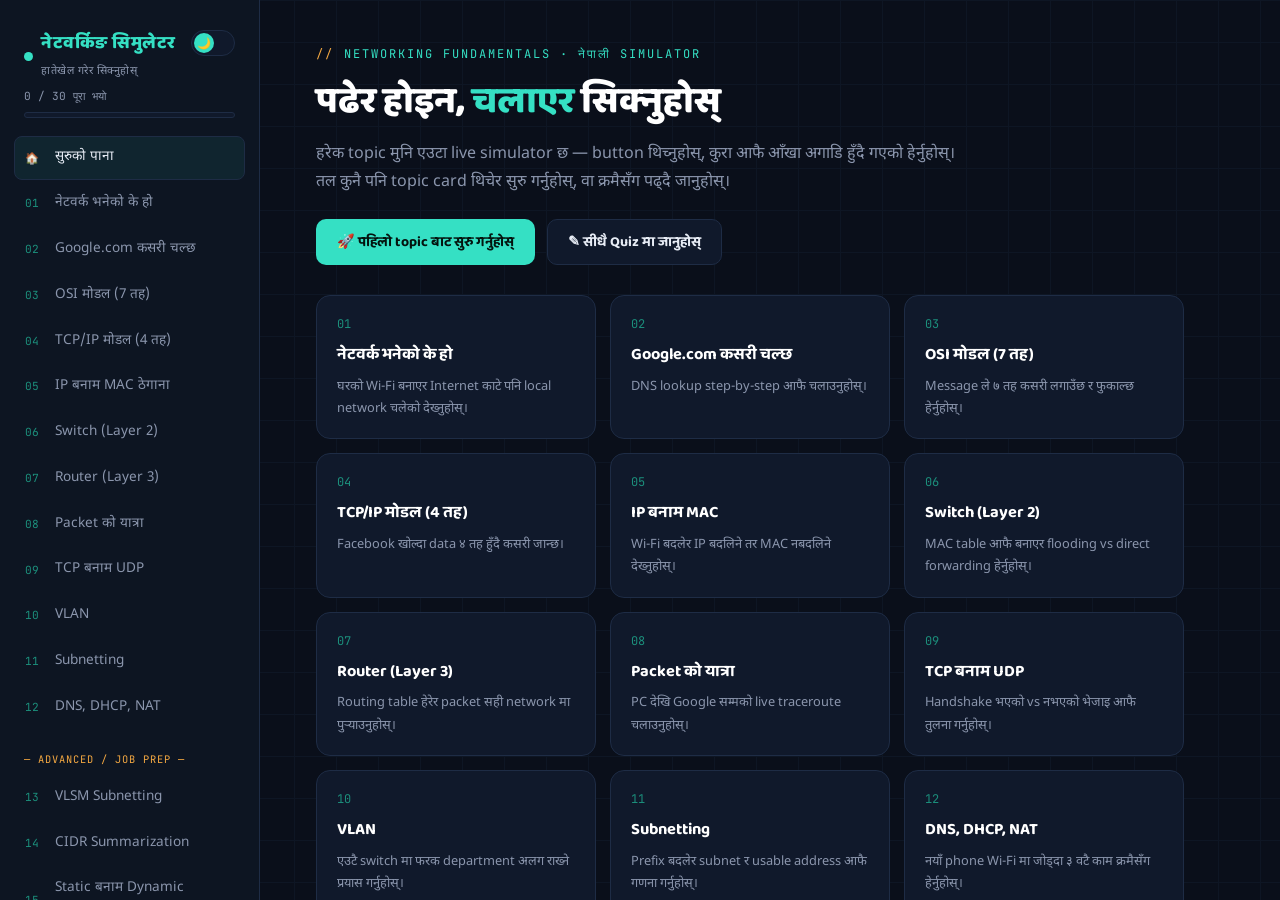
<file: index.html>
<!DOCTYPE html>
<html lang="ne" data-theme="dark">
<head>
<meta charset="UTF-8">
<meta name="viewport" content="width=device-width, initial-scale=1.0">
<title>नेटवर्किङ सिमुलेटर — हातेखेल गरेर सिक्नुहोस्</title>
<link rel="preconnect" href="https://fonts.googleapis.com">
<link rel="preconnect" href="https://fonts.gstatic.com" crossorigin>
<link href="https://fonts.googleapis.com/css2?family=Baloo+2:wght@500;600;700;800&family=Noto+Sans+Devanagari:wght@400;500;600;700&family=JetBrains+Mono:wght@400;500;700&display=swap" rel="stylesheet">
<link rel="stylesheet" href="styles.css">
</head>
<body>
<div class="shell">

  <nav class="side">
    <div class="brand-row">
      <div class="brand"><span class="dot-pulse"></span><div>नेटवर्किङ सिमुलेटर<small>हातेखेल गरेर सिक्नुहोस्</small></div></div>
      <button id="themeToggle" title="Dark / Light mode"><span class="knob">🌙</span></button>
    </div>
    <div class="progress-wrap">
      <div class="progress-label"><span id="progressText">0 / 30 पूरा भयो</span></div>
      <div class="progress-track"><div class="progress-fill" id="progressFill"></div></div>
    </div>
    <ul class="navlist">
      <li><a class="navgo" data-target="home"><span class="num">🏠</span> सुरुको पाना</a></li>
      <li><a class="navgo" data-target="t1" data-topic="1"><span class="num">01</span> नेटवर्क भनेको के हो<span class="check">✓</span></a></li>
      <li><a class="navgo" data-target="t2" data-topic="2"><span class="num">02</span> Google.com कसरी चल्छ<span class="check">✓</span></a></li>
      <li><a class="navgo" data-target="t3" data-topic="3"><span class="num">03</span> OSI मोडल (7 तह)<span class="check">✓</span></a></li>
      <li><a class="navgo" data-target="t4" data-topic="4"><span class="num">04</span> TCP/IP मोडल (4 तह)<span class="check">✓</span></a></li>
      <li><a class="navgo" data-target="t5" data-topic="5"><span class="num">05</span> IP बनाम MAC ठेगाना<span class="check">✓</span></a></li>
      <li><a class="navgo" data-target="t6" data-topic="6"><span class="num">06</span> Switch (Layer 2)<span class="check">✓</span></a></li>
      <li><a class="navgo" data-target="t7" data-topic="7"><span class="num">07</span> Router (Layer 3)<span class="check">✓</span></a></li>
      <li><a class="navgo" data-target="t8" data-topic="8"><span class="num">08</span> Packet को यात्रा<span class="check">✓</span></a></li>
      <li><a class="navgo" data-target="t9" data-topic="9"><span class="num">09</span> TCP बनाम UDP<span class="check">✓</span></a></li>
      <li><a class="navgo" data-target="t10" data-topic="10"><span class="num">10</span> VLAN<span class="check">✓</span></a></li>
      <li><a class="navgo" data-target="t11" data-topic="11"><span class="num">11</span> Subnetting<span class="check">✓</span></a></li>
      <li><a class="navgo" data-target="t12" data-topic="12"><span class="num">12</span> DNS, DHCP, NAT<span class="check">✓</span></a></li>
      <li style="margin-top:12px;padding:6px 10px;font-family:var(--mono);font-size:.65rem;color:var(--amber);letter-spacing:1px;">— ADVANCED / JOB PREP —</li>
      <li><a class="navgo" data-target="t13" data-topic="13"><span class="num">13</span> VLSM Subnetting<span class="check">✓</span></a></li>
      <li><a class="navgo" data-target="t14" data-topic="14"><span class="num">14</span> CIDR Summarization<span class="check">✓</span></a></li>
      <li><a class="navgo" data-target="t15" data-topic="15"><span class="num">15</span> Static बनाम Dynamic Routing<span class="check">✓</span></a></li>
      <li><a class="navgo" data-target="t16" data-topic="16"><span class="num">16</span> RIP / OSPF / EIGRP<span class="check">✓</span></a></li>
      <li><a class="navgo" data-target="t17" data-topic="17"><span class="num">17</span> ACL<span class="check">✓</span></a></li>
      <li><a class="navgo" data-target="t18" data-topic="18"><span class="num">18</span> NAT Types<span class="check">✓</span></a></li>
      <li><a class="navgo" data-target="t19" data-topic="19"><span class="num">19</span> Firewall र Zones<span class="check">✓</span></a></li>
      <li><a class="navgo" data-target="t20" data-topic="20"><span class="num">20</span> VPN<span class="check">✓</span></a></li>
      <li><a class="navgo" data-target="t21" data-topic="21"><span class="num">21</span> Wireless Security<span class="check">✓</span></a></li>
      <li><a class="navgo" data-target="t22" data-topic="22"><span class="num">22</span> Spanning Tree (STP)<span class="check">✓</span></a></li>
      <li><a class="navgo" data-target="t23" data-topic="23"><span class="num">23</span> EtherChannel<span class="check">✓</span></a></li>
      <li><a class="navgo" data-target="t24" data-topic="24"><span class="num">24</span> HSRP/VRRP<span class="check">✓</span></a></li>
      <li><a class="navgo" data-target="t25" data-topic="25"><span class="num">25</span> Load Balancing<span class="check">✓</span></a></li>
      <li><a class="navgo" data-target="t26" data-topic="26"><span class="num">26</span> Cloud Networking (VPC)<span class="check">✓</span></a></li>
      <li><a class="navgo" data-target="t27" data-topic="27"><span class="num">27</span> Security Threats<span class="check">✓</span></a></li>
      <li><a class="navgo" data-target="t28" data-topic="28"><span class="num">28</span> IPv6 Basics<span class="check">✓</span></a></li>
      <li><a class="navgo" data-target="t29" data-topic="29"><span class="num">29</span> QoS<span class="check">✓</span></a></li>
      <li><a class="navgo" data-target="t30" data-topic="30"><span class="num">30</span> Troubleshooting<span class="check">✓</span></a></li>
      <li class="quiz-link"><a class="navgo" data-target="quiz">✎ आफूलाई जाँच्नुहोस् (Quiz)</a></li>
    </ul>
  </nav>

  <main>

    <!-- HOME -->
    <div class="page" id="page-home">
      <div class="eyebrow">Networking Fundamentals · नेपाली Simulator</div>
      <h1 class="title">पढेर होइन, <span class="accent">चलाएर</span> सिक्नुहोस्</h1>
      <p class="subtitle">हरेक topic मुनि एउटा live simulator छ — button थिच्नुहोस्, कुरा आफै आँखा अगाडि हुँदै गएको हेर्नुहोस्। तल कुनै पनि topic card थिचेर सुरु गर्नुहोस्, वा क्रमैसँग पढ्दै जानुहोस्।</p>
      <div class="hero-actions">
        <button class="primary navgo" data-target="t1">🚀 पहिलो topic बाट सुरु गर्नुहोस्</button>
        <button class="navgo" data-target="quiz">✎ सीधै Quiz मा जानुहोस्</button>
      </div>
      <div class="home-grid">
        <div class="topic-card navgo" data-target="t1"><div class="tnum">01</div><h3>नेटवर्क भनेको के हो</h3><p>घरको Wi-Fi बनाएर Internet काटे पनि local network चलेको देख्नुहोस्।</p></div>
        <div class="topic-card navgo" data-target="t2"><div class="tnum">02</div><h3>Google.com कसरी चल्छ</h3><p>DNS lookup step-by-step आफै चलाउनुहोस्।</p></div>
        <div class="topic-card navgo" data-target="t3"><div class="tnum">03</div><h3>OSI मोडल (7 तह)</h3><p>Message ले ७ तह कसरी लगाउँछ र फुकाल्छ हेर्नुहोस्।</p></div>
        <div class="topic-card navgo" data-target="t4"><div class="tnum">04</div><h3>TCP/IP मोडल (4 तह)</h3><p>Facebook खोल्दा data ४ तह हुँदै कसरी जान्छ।</p></div>
        <div class="topic-card navgo" data-target="t5"><div class="tnum">05</div><h3>IP बनाम MAC</h3><p>Wi-Fi बदलेर IP बदलिने तर MAC नबदलिने देख्नुहोस्।</p></div>
        <div class="topic-card navgo" data-target="t6"><div class="tnum">06</div><h3>Switch (Layer 2)</h3><p>MAC table आफै बनाएर flooding vs direct forwarding हेर्नुहोस्।</p></div>
        <div class="topic-card navgo" data-target="t7"><div class="tnum">07</div><h3>Router (Layer 3)</h3><p>Routing table हेरेर packet सही network मा पुर्‍याउनुहोस्।</p></div>
        <div class="topic-card navgo" data-target="t8"><div class="tnum">08</div><h3>Packet को यात्रा</h3><p>PC देखि Google सम्मको live traceroute चलाउनुहोस्।</p></div>
        <div class="topic-card navgo" data-target="t9"><div class="tnum">09</div><h3>TCP बनाम UDP</h3><p>Handshake भएको vs नभएको भेजाइ आफै तुलना गर्नुहोस्।</p></div>
        <div class="topic-card navgo" data-target="t10"><div class="tnum">10</div><h3>VLAN</h3><p>एउटै switch मा फरक department अलग राख्ने प्रयास गर्नुहोस्।</p></div>
        <div class="topic-card navgo" data-target="t11"><div class="tnum">11</div><h3>Subnetting</h3><p>Prefix बदलेर subnet र usable address आफै गणना गर्नुहोस्।</p></div>
        <div class="topic-card navgo" data-target="t12"><div class="tnum">12</div><h3>DNS, DHCP, NAT</h3><p>नयाँ phone Wi-Fi मा जोड्दा ३ वटै काम क्रमैसँग हेर्नुहोस्।</p></div>
        <div class="topic-card navgo" data-target="t13"><div class="tnum">13</div><h3>VLSM Subnetting</h3><p>फरक-फरक department लाई host अनुसार optimal subnet बाँड्नुहोस्।</p></div>
        <div class="topic-card navgo" data-target="t14"><div class="tnum">14</div><h3>CIDR Summarization</h3><p>४ वटा network लाई एउटै summary route मा जोड्नुहोस्।</p></div>
        <div class="topic-card navgo" data-target="t15"><div class="tnum">15</div><h3>Static बनाम Dynamic Routing</h3><p>Link fail हुँदा कुनले आफै बाटो बदल्छ हेर्नुहोस्।</p></div>
        <div class="topic-card navgo" data-target="t16"><div class="tnum">16</div><h3>RIP / OSPF / EIGRP</h3><p>Routing protocol हरूको metric र speed तुलना गर्नुहोस्।</p></div>
        <div class="topic-card navgo" data-target="t17"><div class="tnum">17</div><h3>ACL</h3><p>कुन traffic allow, कुन deny हुन्छ rule बनाएर जाँच्नुहोस्।</p></div>
        <div class="topic-card navgo" data-target="t18"><div class="tnum">18</div><h3>NAT Types</h3><p>Static, Dynamic, र PAT कसरी फरक-फरक translate गर्छन्।</p></div>
        <div class="topic-card navgo" data-target="t19"><div class="tnum">19</div><h3>Firewall र Zones</h3><p>Trusted/Untrusted zone बीच traffic कहाँ रोकिन्छ हेर्नुहोस्।</p></div>
        <div class="topic-card navgo" data-target="t20"><div class="tnum">20</div><h3>VPN</h3><p>Encrypted tunnel भएको vs नभएको traffic तुलना गर्नुहोस्।</p></div>
        <div class="topic-card navgo" data-target="t21"><div class="tnum">21</div><h3>Wireless Security</h3><p>Open, WEP, WPA2, WPA3 को सुरक्षा स्तर जाँच्नुहोस्।</p></div>
        <div class="topic-card navgo" data-target="t22"><div class="tnum">22</div><h3>Spanning Tree (STP)</h3><p>Switch loop कसरी रोकिन्छ आफै चलाएर हेर्नुहोस्।</p></div>
        <div class="topic-card navgo" data-target="t23"><div class="tnum">23</div><h3>EtherChannel</h3><p>Link बण्डल गरेर bandwidth र failover जाँच्नुहोस्।</p></div>
        <div class="topic-card navgo" data-target="t24"><div class="tnum">24</div><h3>HSRP/VRRP</h3><p>Primary router मर्दा backup आफै सक्रिय हुने हेर्नुहोस्।</p></div>
        <div class="topic-card navgo" data-target="t25"><div class="tnum">25</div><h3>Load Balancing</h3><p>Request हरू round-robin मा server बीच बाँडिएको हेर्नुहोस्।</p></div>
        <div class="topic-card navgo" data-target="t26"><div class="tnum">26</div><h3>Cloud Networking (VPC)</h3><p>Public र Private subnet को फरक cloud मा हेर्नुहोस्।</p></div>
        <div class="topic-card navgo" data-target="t27"><div class="tnum">27</div><h3>Security Threats</h3><p>Phishing, MITM, DDoS कसरी हुन्छन् — छोटो simulation।</p></div>
        <div class="topic-card navgo" data-target="t28"><div class="tnum">28</div><h3>IPv6 Basics</h3><p>IPv4 भन्दा IPv6 किन धेरै ठूलो हो हेर्नुहोस्।</p></div>
        <div class="topic-card navgo" data-target="t29"><div class="tnum">29</div><h3>QoS</h3><p>Video call लाई priority दिँदा के फरक पर्छ जाँच्नुहोस्।</p></div>
        <div class="topic-card navgo" data-target="t30"><div class="tnum">30</div><h3>Troubleshooting</h3><p>"Website खुल्दैन" समस्या step-by-step पत्ता लगाउनुहोस्।</p></div>
      </div>
      <footer>नेटवर्किङ पूर्ण नोट्स · ३० topic (Basic + Advanced/Job-prep) बाट सिमुलेटर सहित तयार पारिएको नेपाली अध्ययन सामग्री।</footer>
    </div>

    <!-- T1 -->
    <div class="page" id="page-t1">
      <div class="topic-head"><div class="badge">1</div><h2>नेटवर्क भनेको के हो?</h2><button class="mark-read" data-topic="1">○ पढिसकें</button></div>
      <div class="topic-body">
        <p><strong>Network</strong> भनेको दुई वा बढी device (laptop, phone, TV) आपसमा जोडिएर data आदानप्रदान गर्ने प्रणाली हो। घरको <strong>Router</strong> ले यी device लाई एकअर्कासँग र Internet सँग जोड्छ।</p>
        <div class="sim-box">
          <div class="sim-title">Home Network Builder</div>
          <div class="flow track" id="t1trackLAN">
            <span class="step" id="t1-laptop">💻 Laptop</span><span class="arrow">↔</span>
            <span class="step" id="t1-router">📶 Router</span><span class="arrow">↔</span>
            <span class="step" id="t1-phone">📱 Phone</span><span class="arrow">↔</span>
            <span class="step" id="t1-tv">📺 Smart TV</span>
            <div class="dot" id="t1dot"></div>
          </div>
          <div class="flow" style="margin-top:14px">
            <span class="step">📶 Router</span>
            <span class="arrow" id="t1-cutarrow">↔</span>
            <span class="step">🌐 ISP</span>
            <span class="arrow" id="t1-cutarrow2">↔</span>
            <span class="step">☁️ Internet</span>
          </div>
          <div class="sim-controls">
            <button id="t1-cut">🔌 Internet line काट्नुहोस्</button>
            <button id="t1-cast" class="primary">▶ Phone बाट TV मा Cast गर्नुहोस्</button>
            <button id="t1-reset">↺ Reset</button>
          </div>
          <div class="sim-log" id="t1log"></div>
        </div>
        <div class="example-box">
          <div class="ex-label">🎯 के देख्नुभयो?</div>
          <p>Internet line काटे पनि Laptop, Phone, TV बीचको <strong>local network</strong> भने चलिरहन्छ — किनभने casting/file-sharing को लागि बाहिरको Internet चाहिँदैन, घर भित्रको router मात्र भए पुग्छ।</p>
        </div>
      </div>
      <div class="page-nav"><a class="navgo" data-target="home">← Home</a><a class="navgo" data-target="t2">अर्को: Google.com कसरी चल्छ →</a></div>
    </div>

    <!-- T2 -->
    <div class="page" id="page-t2">
      <div class="topic-head"><div class="badge">2</div><h2>Google.com कसरी काम गर्छ?</h2><button class="mark-read" data-topic="2">○ पढिसकें</button></div>
      <div class="topic-body">
        <p>Browser मा domain टाइप गर्दा सबैभन्दा पहिले <strong>DNS</strong> ले त्यो नाम (google.com) लाई असली IP address मा बदल्छ, अनि मात्र request पठाइन्छ।</p>
        <div class="sim-box">
          <div class="sim-title">DNS Lookup Simulator</div>
          <div class="flow track" id="t2track">
            <span class="step" id="t2-browser">🖥️ Browser</span><span class="arrow">→</span>
            <span class="step" id="t2-dns">🗂️ DNS Server</span><span class="arrow">→</span>
            <span class="step" id="t2-router">📡 Router</span><span class="arrow">→</span>
            <span class="step" id="t2-server">🔍 Server</span>
            <div class="dot" id="t2dot"></div>
          </div>
          <div class="sim-controls">
            <input class="sim-input" id="t2-domain" type="text" value="google.com" placeholder="जस्तै facebook.com">
            <button id="t2-go" class="primary">🔎 Search गर्नुहोस्</button>
            <button id="t2-reset">↺ Reset</button>
          </div>
          <div class="sim-log" id="t2log"></div>
        </div>
        <div class="example-box">
          <div class="ex-label">🎯 सम्झनुहोस्</div>
          <p>domain नाम मान्छेले सम्झन सजिलो हुन्छ, तर network ले चाहिँ चिन्ने भनेको <strong>IP address</strong> मात्र हो — त्यो अनुवाद गर्ने काम DNS ले गर्छ।</p>
        </div>
      </div>
      <div class="page-nav"><a class="navgo" data-target="t1">← अघिल्लो</a><a class="navgo" data-target="t3">अर्को: OSI मोडल →</a></div>
    </div>

    <!-- T3 -->
    <div class="page" id="page-t3">
      <div class="topic-head"><div class="badge">3</div><h2>OSI मोडल (7 तह)</h2><button class="mark-read" data-topic="3">○ पढिसकें</button></div>
      <div class="topic-body">
        <p>कुनै पनि message पठाउँदा त्यो <strong>7 तह</strong> हुँदै तल झर्छ (Encapsulation), अनि receiver मा उही 7 तह उल्टो क्रममा हुँदै माथि उक्लन्छ (Decapsulation)।</p>
        <div class="sim-box">
          <div class="sim-title">Encapsulation / Decapsulation Simulator</div>
          <div class="sim-controls">
            <input class="sim-input" id="t3-msg" type="text" value="Hello" placeholder="Message लेख्नुहोस्">
            <button id="t3-go" class="primary">▶ पठाउनुहोस् (Send)</button>
            <button id="t3-reset">↺ Reset</button>
          </div>
          <div class="sim-grid2" style="margin-top:14px;position:relative;">
            <div>
              <div class="col-title">🖥️ Sender (तल झर्दै)</div>
              <div id="t3-sender"></div>
            </div>
            <div>
              <div class="col-title">🖥️ Receiver (माथि उक्लिँदै)</div>
              <div id="t3-receiver"></div>
            </div>
            <div class="dot" id="t3dot"></div>
          </div>
          <div class="sim-log" id="t3log"></div>
        </div>
        <div class="example-box">
          <div class="ex-label">🎯 Real-life</div>
          <p>WhatsApp मा "Hello" पठाउँदा यही ७ तह भित्रभित्रै चल्छ — encryption (Layer 6), टुक्रा पार्ने (Layer 4, TCP), अनि अन्त्यमा Wi-Fi signal (Layer 1) भएर हावामा उड्छ।</p>
        </div>
      </div>
      <div class="page-nav"><a class="navgo" data-target="t2">← अघिल्लो</a><a class="navgo" data-target="t4">अर्को: TCP/IP मोडल →</a></div>
    </div>

    <!-- T4 -->
    <div class="page" id="page-t4">
      <div class="topic-head"><div class="badge">4</div><h2>TCP/IP मोडल (4 तहहरू)</h2><button class="mark-read" data-topic="4">○ पढिसकें</button></div>
      <div class="topic-body">
        <p>वास्तविक Internet ले प्रयोग गर्ने practical model यही हो — OSI को ७ तहलाई सजिलो ४ तहमा संक्षेप गरिएको।</p>
        <div class="sim-box">
          <div class="sim-title">Facebook App खोल्दा — 4-Layer Simulator</div>
          <div class="sim-controls">
            <button id="t4-go" class="primary">▶ Facebook खोल्नुहोस्</button>
            <button id="t4-reset">↺ Reset</button>
          </div>
          <div id="t4-layers" style="margin-top:14px;"></div>
          <div class="sim-log" id="t4log"></div>
        </div>
      </div>
      <div class="page-nav"><a class="navgo" data-target="t3">← अघिल्लो</a><a class="navgo" data-target="t5">अर्को: IP बनाम MAC →</a></div>
    </div>

    <!-- T5 -->
    <div class="page" id="page-t5">
      <div class="topic-head"><div class="badge">5</div><h2>IP Address बनाम MAC Address</h2><button class="mark-read" data-topic="5">○ पढिसकें</button></div>
      <div class="topic-body">
        <p><strong>IP</strong> = घर बदल्दा बदलिने ठेगाना (Software ले दिने)। <strong>MAC</strong> = जन्म प्रमाणपत्रको number जस्तै, सधैं उही (device मा burn-in गरिएको)।</p>
        <div class="sim-box">
          <div class="sim-title">Laptop लिएर यात्रा गर्नुहोस्</div>
          <div class="sim-grid2">
            <div class="diagram" style="margin:0;">
              <div class="col-title">IP Address (Logical)</div>
              <div class="step" id="t5-ip" style="display:inline-block;font-size:1rem;">192.168.1.15</div>
            </div>
            <div class="diagram" style="margin:0;">
              <div class="col-title">MAC Address (Physical)</div>
              <div class="step" id="t5-mac" style="display:inline-block;font-size:1rem;">3C:97:0E:1A:B2:C4</div>
            </div>
          </div>
          <div class="sim-controls">
            <button id="t5-home">🏠 घरको Wi-Fi मा जोड्नुहोस्</button>
            <button id="t5-office">🏢 Office को Wi-Fi मा जोड्नुहोस्</button>
            <button id="t5-cafe">☕ Cafe को Wi-Fi मा जोड्नुहोस्</button>
          </div>
          <div class="sim-log" id="t5log"></div>
        </div>
        <div class="note-box">धेरै office/school ले <strong>MAC filtering</strong> प्रयोग गरेर "यी device मात्र जोडिन पाउने" भनी नियन्त्रण गर्छन् — किनभने MAC कहिल्यै बदलिँदैन।</div>
      </div>
      <div class="page-nav"><a class="navgo" data-target="t4">← अघिल्लो</a><a class="navgo" data-target="t6">अर्को: Switch →</a></div>
    </div>

    <!-- T6 -->
    <div class="page" id="page-t6">
      <div class="topic-head"><div class="badge">6</div><h2>Switch Operation (Layer 2)</h2><button class="mark-read" data-topic="6">○ पढिसकें</button></div>
      <div class="topic-body">
        <p><strong>Switch</strong> ले जोडिएका हरेक device को MAC address सिकेर आफ्नो <code class="tag">MAC Address Table</code> मा राख्छ। पहिलो पटक थाहा नभएसम्म सबैतिर पठाउँछ (<em>flooding</em>), पछि सीधै सही port मा मात्र पठाउँछ।</p>
        <div class="sim-box">
          <div class="sim-title">3-Port Switch Simulator</div>
          <div class="flow track" id="t6track">
            <span class="step" id="t6-pc1">💻 PC1 (Port1)</span>
            <span class="step" id="t6-switch">🔀 Switch</span>
            <span class="step" id="t6-pc2">💻 PC2 (Port2)</span>
            <span class="step" id="t6-pc3">💻 PC3 (Port3)</span>
            <div class="dot" id="t6dot"></div>
          </div>
          <table style="margin-top:12px;">
            <thead><tr><th>MAC Address</th><th>Port</th></tr></thead>
            <tbody id="t6table"><tr><td colspan="2" style="color:var(--text-dim)">— table खाली छ —</td></tr></tbody>
          </table>
          <div class="sim-controls">
            <button id="t6-send" class="primary">▶ PC1 → PC3 पठाउनुहोस्</button>
            <button id="t6-reset">↺ Reset (table मेटाउनुहोस्)</button>
          </div>
          <div class="sim-log" id="t6log"></div>
        </div>
      </div>
      <div class="page-nav"><a class="navgo" data-target="t5">← अघिल्लो</a><a class="navgo" data-target="t7">अर्को: Router →</a></div>
    </div>

    <!-- T7 -->
    <div class="page" id="page-t7">
      <div class="topic-head"><div class="badge">7</div><h2>Router Operation (Layer 3)</h2><button class="mark-read" data-topic="7">○ पढिसकें</button></div>
      <div class="topic-body">
        <p><strong>Router</strong> ले फरक-फरक network हरूलाई जोड्छ, र <code class="tag">Routing Table</code> हेरेर IP अनुसार packet कहाँ पठाउने भनी निर्णय गर्छ।</p>
        <div class="sim-box">
          <div class="sim-title">Kathmandu ⇄ Pokhara Router Simulator</div>
          <div class="flow track" id="t7track">
            <span class="step" id="t7-a">💻 KTM Host<br>192.168.1.0/24</span><span class="arrow">⇄</span>
            <span class="step" id="t7-router">📡 Router</span><span class="arrow">⇄</span>
            <span class="step" id="t7-b">💻 Pokhara Host<br>10.10.10.0/24</span>
            <div class="dot" id="t7dot"></div>
          </div>
          <table style="margin-top:12px;">
            <thead><tr><th>Destination Network</th><th>Next Hop</th></tr></thead>
            <tbody>
              <tr id="t7row1"><td>192.168.1.0/24</td><td>Directly Connected</td></tr>
              <tr id="t7row2"><td>10.10.10.0/24</td><td>Directly Connected</td></tr>
            </tbody>
          </table>
          <div class="sim-controls">
            <button id="t7-go" class="primary">▶ KTM → Pokhara Packet पठाउनुहोस्</button>
            <button id="t7-reset">↺ Reset</button>
          </div>
          <div class="sim-log" id="t7log"></div>
        </div>
      </div>
      <div class="page-nav"><a class="navgo" data-target="t6">← अघिल्लो</a><a class="navgo" data-target="t8">अर्को: Packet को यात्रा →</a></div>
    </div>

    <!-- T8 -->
    <div class="page" id="page-t8">
      <div class="topic-head"><div class="badge">8</div><h2>Packet को यात्रा (PC देखि Google सम्म)</h2><button class="mark-read" data-topic="8">○ पढिसकें</button></div>
      <div class="topic-body">
        <p>तिम्रो PC बाट Google.com सम्म packet यसरी यात्रा गर्छ। Windows मा <code class="tag">tracert google.com</code> ले यही हरेक hop देखाउँछ।</p>
        <div class="sim-box">
          <div class="sim-title">Live Traceroute Simulator</div>
          <div class="flow track" id="t8track">
            <span class="step" id="t8-1">💻 PC</span><span class="arrow">→</span>
            <span class="step" id="t8-2">🔀 Switch</span><span class="arrow">→</span>
            <span class="step" id="t8-3">📡 Router</span><span class="arrow">→</span>
            <span class="step" id="t8-4">🌐 ISP</span><span class="arrow">→</span>
            <span class="step" id="t8-5">☁️ Internet</span><span class="arrow">→</span>
            <span class="step" id="t8-6">🔍 Google</span>
            <div class="dot" id="t8dot"></div>
          </div>
          <div class="sim-controls">
            <button id="t8-go" class="primary">▶ Traceroute सुरु गर्नुहोस्</button>
            <button id="t8-reset">↺ Reset</button>
          </div>
          <div class="sim-log" id="t8log"></div>
        </div>
      </div>
      <div class="page-nav"><a class="navgo" data-target="t7">← अघिल्लो</a><a class="navgo" data-target="t9">अर्को: TCP बनाम UDP →</a></div>
    </div>

    <!-- T9 -->
    <div class="page" id="page-t9">
      <div class="topic-head"><div class="badge">9</div><h2>TCP बनाम UDP</h2><button class="mark-read" data-topic="9">○ पढिसकें</button></div>
      <div class="topic-body">
        <p><strong>TCP</strong> पहिले handshake गरेर connection बनाउँछ, हरेक data को ACK आउँछ — data हराउँदैन। <strong>UDP</strong> सीधै पठाउँछ, छिटो तर data हराउन सक्छ।</p>
        <div class="sim-box">
          <div class="sim-title">Banking (TCP) vs Video Call (UDP) Simulator</div>
          <div class="flow track" id="t9track">
            <span class="step" id="t9-a">📱 Sender</span>
            <span class="step" id="t9-b">📱 Receiver</span>
            <div class="dot" id="t9dot"></div>
          </div>
          <div class="sim-controls">
            <button id="t9-tcp" class="primary">🏦 TCP मार्फत पठाउनुहोस् (Banking)</button>
            <button id="t9-udp">📹 UDP मार्फत पठाउनुहोस् (Video Call)</button>
            <button id="t9-reset">↺ Reset</button>
          </div>
          <div class="sim-log" id="t9log"></div>
        </div>
      </div>
      <div class="page-nav"><a class="navgo" data-target="t8">← अघिल्लो</a><a class="navgo" data-target="t10">अर्को: VLAN →</a></div>
    </div>

    <!-- T10 -->
    <div class="page" id="page-t10">
      <div class="topic-head"><div class="badge">10</div><h2>VLAN (Virtual LAN)</h2><button class="mark-read" data-topic="10">○ पढिसकें</button></div>
      <div class="topic-body">
        <p><strong>VLAN</strong> ले एउटै physical switch लाई logically फरक-फरक भागमा बाँड्छ — सुरक्षा र performance दुवै सुधार गर्छ।</p>
        <div class="sim-box">
          <div class="sim-title">Office Switch — HR / IT / Finance VLAN Simulator</div>
          <div class="vlan-wrap">
            <div class="vlan-pc v10">VLAN 10<br>HR-1</div>
            <div class="vlan-pc v10">VLAN 10<br>HR-2</div>
            <div class="vlan-pc v20">VLAN 20<br>IT-1</div>
            <div class="vlan-pc v20">VLAN 20<br>IT-2</div>
            <div class="vlan-pc v30">VLAN 30<br>Finance-1</div>
            <div class="vlan-pc v30">VLAN 30<br>Finance-2</div>
          </div>
          <div class="sim-controls">
            <span style="font-family:var(--mono);font-size:.78rem;color:var(--text-dim)">कोबाट → कोलाई:</span>
            <select class="sim-input" id="t10-from">
              <option value="HR-1">HR-1</option><option value="IT-1">IT-1</option><option value="Finance-1">Finance-1</option>
            </select>
            <select class="sim-input" id="t10-to">
              <option value="HR-2">HR-2</option><option value="IT-2">IT-2</option><option value="Finance-2">Finance-2</option>
            </select>
            <button id="t10-go" class="primary">▶ Access प्रयास गर्नुहोस्</button>
            <button id="t10-reset">↺ Reset</button>
          </div>
          <div class="sim-log" id="t10log"></div>
        </div>
      </div>
      <div class="page-nav"><a class="navgo" data-target="t9">← अघिल्लो</a><a class="navgo" data-target="t11">अर्को: Subnetting →</a></div>
    </div>

    <!-- T11 -->
    <div class="page" id="page-t11">
      <div class="topic-head"><div class="badge">11</div><h2>Subnetting उदाहरण</h2><button class="mark-read" data-topic="11">○ पढिसकें</button></div>
      <div class="topic-body">
        <p><strong>Subnetting</strong> ले एउटा ठूलो network लाई साना-साना subnet हरूमा बाँड्छ। तल <code class="tag">192.168.1.0/24</code> लाई फरक-फरक prefix मा बाँडेर हेर्नुहोस्।</p>
        <div class="sim-box">
          <div class="sim-title">Subnet Calculator Simulator</div>
          <div class="sim-controls">
            <button class="t11-btn" data-p="24">/24</button>
            <button class="t11-btn primary" data-p="25">/25</button>
            <button class="t11-btn" data-p="26">/26</button>
            <button class="t11-btn" data-p="27">/27</button>
            <button class="t11-btn" data-p="28">/28</button>
          </div>
          <div class="subnet-summary">
            <div class="metric"><div class="num" id="t11-count">2</div><div class="lab">वटा subnet</div></div>
            <div class="metric"><div class="num" id="t11-usable">126</div><div class="lab">usable address / subnet</div></div>
          </div>
          <div id="t11-blocks"></div>
        </div>
      </div>
      <div class="page-nav"><a class="navgo" data-target="t10">← अघिल्लो</a><a class="navgo" data-target="t12">अर्को: DNS, DHCP, NAT →</a></div>
    </div>

    <!-- T12 -->
    <div class="page" id="page-t12">
      <div class="topic-head"><div class="badge">12</div><h2>DNS, DHCP, NAT — छोटो चिनारी</h2><button class="mark-read" data-topic="12">○ पढिसकें</button></div>
      <div class="topic-body">
        <table>
          <thead><tr><th>Term</th><th>पूरा नाम</th><th>के गर्छ</th></tr></thead>
          <tbody>
            <tr><td>DNS</td><td>Domain Name System</td><td>domain नाम लाई IP मा बदल्छ</td></tr>
            <tr><td>DHCP</td><td>Dynamic Host Configuration Protocol</td><td>client लाई automatically IP दिन्छ</td></tr>
            <tr><td>NAT</td><td>Network Address Translation</td><td>Private IP लाई Public IP मा बदल्छ</td></tr>
          </tbody>
        </table>
        <div class="sim-box">
          <div class="sim-title">नयाँ Phone घरको Wi-Fi मा जोड्ने Simulator</div>
          <div class="sim-controls">
            <button id="t12-dhcp" class="primary">1️⃣ DHCP: IP माग्नुहोस्</button>
            <button id="t12-dns" disabled>2️⃣ DNS: facebook.com खोज्नुहोस्</button>
            <button id="t12-nat" disabled>3️⃣ NAT: Internet मा पठाउनुहोस्</button>
            <button id="t12-reset">↺ Reset</button>
          </div>
          <div class="sim-log" id="t12log"></div>
        </div>
      </div>
      <div class="page-nav"><a class="navgo" data-target="t11">← अघिल्लो</a><a class="navgo" data-target="t13">अर्को: VLSM Subnetting →</a></div>
    </div>

    <!-- T13 -->
    <div class="page" id="page-t13">
      <div class="topic-head"><div class="badge">13</div><h2>VLSM (Variable Length Subnet Masking)</h2><button class="mark-read" data-topic="13">○ पढिसकें</button></div>
      <div class="topic-body">
        <p><strong>VLSM</strong> ले हरेक department लाई चाहिने host संख्या अनुसार फरक-फरक साइजको subnet दिन्छ — यसले IP address <em>waste</em> हुनबाट जोगाउँछ। सबैलाई एउटै साइज (जस्तै /26) दिँदा साना department मा धेरै IP खेर जान्छ।</p>
        <div class="sim-box">
          <div class="sim-title">192.168.1.0/24 लाई VLSM ले बाँड्ने Simulator</div>
          <table>
            <thead><tr><th>Department</th><th>चाहिने Host</th></tr></thead>
            <tbody>
              <tr><td>Sales</td><td>50</td></tr>
              <tr><td>IT</td><td>20</td></tr>
              <tr><td>Finance</td><td>10</td></tr>
              <tr><td>Router-to-Router Link</td><td>2</td></tr>
            </tbody>
          </table>
          <div class="sim-controls">
            <button id="t13-go" class="primary">▶ VLSM Allocate गर्नुहोस्</button>
            <button id="t13-reset">↺ Reset</button>
          </div>
          <table style="margin-top:10px;">
            <thead><tr><th>Department</th><th>Subnet</th><th>Usable Host</th></tr></thead>
            <tbody id="t13-result"><tr><td colspan="3" style="color:var(--text-dim)">— अझै allocate गरिएको छैन —</td></tr></tbody>
          </table>
          <div class="sim-log" id="t13log"></div>
        </div>
      </div>
      <div class="page-nav"><a class="navgo" data-target="t12">← अघिल्लो</a><a class="navgo" data-target="t14">अर्को: CIDR Summarization →</a></div>
    </div>

    <!-- T14 -->
    <div class="page" id="page-t14">
      <div class="topic-head"><div class="badge">14</div><h2>CIDR र Route Summarization</h2><button class="mark-read" data-topic="14">○ पढिसकें</button></div>
      <div class="topic-body">
        <p><strong>Route Summarization</strong> ले धेरै वटा सानो network लाई एउटै ठूलो route मा जोड्छ — routing table सानो बनाउँछ र router को काम छिटो बनाउँछ।</p>
        <div class="sim-box">
          <div class="sim-title">4 Network लाई Summarize गर्ने Simulator</div>
          <div class="flow">
            <span class="step">192.168.0.0/24</span><span class="step">192.168.1.0/24</span>
            <span class="step">192.168.2.0/24</span><span class="step">192.168.3.0/24</span>
          </div>
          <div class="sim-controls">
            <button id="t14-go" class="primary">▶ Summarize गर्नुहोस्</button>
            <button id="t14-reset">↺ Reset</button>
          </div>
          <div class="sim-log" id="t14log"></div>
        </div>
      </div>
      <div class="page-nav"><a class="navgo" data-target="t13">← अघिल्लो</a><a class="navgo" data-target="t15">अर्को: Static बनाम Dynamic Routing →</a></div>
    </div>

    <!-- T15 -->
    <div class="page" id="page-t15">
      <div class="topic-head"><div class="badge">15</div><h2>Static बनाम Dynamic Routing</h2><button class="mark-read" data-topic="15">○ पढिसकें</button></div>
      <div class="topic-body">
        <p><strong>Static route</strong> हातले लेखिएको बाटो हो — link fail भयो भने आफै बदलिँदैन। <strong>Dynamic routing</strong> (जस्तै OSPF) ले link fail भएको आफै थाहा पाएर अर्को बाटो खोज्छ।</p>
        <div class="sim-box">
          <div class="sim-title">Primary Link Fail Simulator</div>
          <div class="flow track" id="t15track">
            <span class="step" id="t15-a">R1</span><span class="arrow" id="t15-primary">— Primary —</span>
            <span class="step" id="t15-b">R2</span>
            <div class="dot" id="t15dot"></div>
          </div>
          <div class="flow" style="margin-top:8px;font-size:.75rem;color:var(--text-dim)">(Backup link पनि R1-R2 बीच अस्तित्वमा छ, तर Static ले प्रयोग गर्दैन)</div>
          <div class="sim-controls">
            <button id="t15-fail" class="danger">⚡ Primary Link Fail गराउनुहोस्</button>
            <button id="t15-static">📍 Static route ले पठाउने प्रयास</button>
            <button id="t15-dynamic">🔄 Dynamic (OSPF) ले पठाउने प्रयास</button>
            <button id="t15-reset">↺ Reset</button>
          </div>
          <div class="sim-log" id="t15log"></div>
        </div>
      </div>
      <div class="page-nav"><a class="navgo" data-target="t14">← अघिल्लो</a><a class="navgo" data-target="t16">अर्को: RIP/OSPF/EIGRP →</a></div>
    </div>

    <!-- T16 -->
    <div class="page" id="page-t16">
      <div class="topic-head"><div class="badge">16</div><h2>Routing Protocol: RIP / OSPF / EIGRP</h2><button class="mark-read" data-topic="16">○ पढिसकें</button></div>
      <div class="topic-body">
        <p>Dynamic routing protocol हरूले बाटो छान्ने तरिका (<strong>metric</strong>) र नयाँ बाटो थाहा पाउने गति (<strong>convergence</strong>) फरक-फरक हुन्छ।</p>
        <div class="sim-box">
          <div class="sim-title">Protocol Comparison Simulator</div>
          <div class="sim-controls">
            <button class="t16-btn primary" data-p="rip">RIP</button>
            <button class="t16-btn" data-p="ospf">OSPF</button>
            <button class="t16-btn" data-p="eigrp">EIGRP</button>
          </div>
          <div id="t16-detail" class="diagram"></div>
        </div>
      </div>
      <div class="page-nav"><a class="navgo" data-target="t15">← अघिल्लो</a><a class="navgo" data-target="t17">अर्को: ACL →</a></div>
    </div>

    <!-- T17 -->
    <div class="page" id="page-t17">
      <div class="topic-head"><div class="badge">17</div><h2>ACL (Access Control List)</h2><button class="mark-read" data-topic="17">○ पढिसकें</button></div>
      <div class="topic-body">
        <p><strong>ACL</strong> ले router/switch मा rule राखेर कुन traffic <em>permit</em> र कुन <em>deny</em> गर्ने भनी नियन्त्रण गर्छ।</p>
        <div class="sim-box">
          <div class="sim-title">Finance VLAN ACL Simulator</div>
          <table>
            <thead><tr><th>#</th><th>Rule</th></tr></thead>
            <tbody>
              <tr><td>10</td><td><code class="tag">deny</code> Finance → HR Server</td></tr>
              <tr><td>20</td><td><code class="tag">permit</code> Finance → Internet (any)</td></tr>
            </tbody>
          </table>
          <div class="sim-controls">
            <button id="t17-hr">▶ Finance → HR Server पठाउने प्रयास</button>
            <button id="t17-net" class="primary">▶ Finance → Internet पठाउने प्रयास</button>
            <button id="t17-reset">↺ Reset</button>
          </div>
          <div class="sim-log" id="t17log"></div>
        </div>
      </div>
      <div class="page-nav"><a class="navgo" data-target="t16">← अघिल्लो</a><a class="navgo" data-target="t18">अर्को: NAT Types →</a></div>
    </div>

    <!-- T18 -->
    <div class="page" id="page-t18">
      <div class="topic-head"><div class="badge">18</div><h2>NAT Types — Static, Dynamic, PAT</h2><button class="mark-read" data-topic="18">○ पढिसकें</button></div>
      <div class="topic-body">
        <p><strong>Static NAT</strong>: एउटा private IP सधैं उही public IP पाउँछ। <strong>Dynamic NAT</strong>: pool बाट जुनसुकै फुर्सद भएको public IP पाउँछ। <strong>PAT</strong> (सबैभन्दा सामान्य, घर router मा प्रयोग हुने): धेरै device एउटै public IP शेयर गर्छन्, port number ले छुट्याउँछ।</p>
        <div class="sim-box">
          <div class="sim-title">3 Device ले Internet Access गर्ने Simulator</div>
          <div class="sim-controls">
            <select class="sim-input" id="t18-type">
              <option value="static">Static NAT</option>
              <option value="dynamic">Dynamic NAT</option>
              <option value="pat" selected>PAT (Port Address Translation)</option>
            </select>
            <button id="t18-go" class="primary">▶ 3 Device बाट Internet पठाउनुहोस्</button>
            <button id="t18-reset">↺ Reset</button>
          </div>
          <div class="sim-log" id="t18log"></div>
        </div>
      </div>
      <div class="page-nav"><a class="navgo" data-target="t17">← अघिल्लो</a><a class="navgo" data-target="t19">अर्को: Firewall र Zones →</a></div>
    </div>

    <!-- T19 -->
    <div class="page" id="page-t19">
      <div class="topic-head"><div class="badge">19</div><h2>Firewall र Security Zones</h2><button class="mark-read" data-topic="19">○ पढिसकें</button></div>
      <div class="topic-body">
        <p><strong>Firewall</strong> ले network लाई zone मा बाँड्छ — <code class="tag">Untrusted (Internet)</code>, <code class="tag">DMZ (Web Server)</code>, <code class="tag">Trusted (LAN)</code> — र zone बीचको traffic लाई rule अनुसार छान्छ।</p>
        <div class="sim-box">
          <div class="sim-title">Zone-based Firewall Simulator</div>
          <div class="flow">
            <span class="step">☁️ Internet (Untrusted)</span>
            <span class="step">🌐 DMZ (Web Server)</span>
            <span class="step">🏢 LAN (Trusted)</span>
          </div>
          <div class="sim-controls">
            <button id="t19-1">Internet → DMZ (port 80)</button>
            <button id="t19-2">Internet → LAN (सीधै)</button>
            <button id="t19-3" class="primary">LAN → Internet</button>
            <button id="t19-reset">↺ Reset</button>
          </div>
          <div class="sim-log" id="t19log"></div>
        </div>
      </div>
      <div class="page-nav"><a class="navgo" data-target="t18">← अघिल्लो</a><a class="navgo" data-target="t20">अर्को: VPN →</a></div>
    </div>

    <!-- T20 -->
    <div class="page" id="page-t20">
      <div class="topic-head"><div class="badge">20</div><h2>VPN (Virtual Private Network)</h2><button class="mark-read" data-topic="20">○ पढिसकें</button></div>
      <div class="topic-body">
        <p><strong>VPN</strong> ले public internet माथि नै एउटा <em>encrypted tunnel</em> बनाउँछ, ताकि बीचमा कसैले data पढ्न/चोर्न नसकोस्।</p>
        <div class="sim-box">
          <div class="sim-title">Public Internet vs VPN Tunnel Simulator</div>
          <div class="flow track" id="t20track">
            <span class="step" id="t20-a">🏢 Office A</span><span class="arrow" id="t20-arrow">→</span>
            <span class="step" id="t20-mid">☁️ Internet</span><span class="arrow">→</span>
            <span class="step" id="t20-b">🏢 Office B</span>
            <div class="dot" id="t20dot"></div>
          </div>
          <div class="sim-controls">
            <button id="t20-plain" class="danger">🔓 VPN बिना पठाउनुहोस्</button>
            <button id="t20-vpn" class="primary">🔒 VPN Tunnel मार्फत पठाउनुहोस्</button>
            <button id="t20-reset">↺ Reset</button>
          </div>
          <div class="sim-log" id="t20log"></div>
        </div>
      </div>
      <div class="page-nav"><a class="navgo" data-target="t19">← अघिल्लो</a><a class="navgo" data-target="t21">अर्को: Wireless Security →</a></div>
    </div>

    <!-- T21 -->
    <div class="page" id="page-t21">
      <div class="topic-head"><div class="badge">21</div><h2>Wireless Networking Security</h2><button class="mark-read" data-topic="21">○ पढिसकें</button></div>
      <div class="topic-body">
        <p>Wi-Fi को सुरक्षा standard समयसँगै सुधार हुँदै गएको छ — <code class="tag">Open</code> सबैभन्दा जोखिमपूर्ण, <code class="tag">WPA3</code> सबैभन्दा सुरक्षित।</p>
        <div class="sim-box">
          <div class="sim-title">SSID जोड्ने Simulator</div>
          <div class="sim-controls">
            <select class="sim-input" id="t21-sec">
              <option value="open">Open (कुनै password छैन)</option>
              <option value="wep">WEP</option>
              <option value="wpa2" selected>WPA2</option>
              <option value="wpa3">WPA3</option>
            </select>
            <button id="t21-go" class="primary">▶ जोड्नुहोस्</button>
          </div>
          <div class="sim-log" id="t21log"></div>
        </div>
      </div>
      <div class="page-nav"><a class="navgo" data-target="t20">← अघिल्लो</a><a class="navgo" data-target="t22">अर्को: Spanning Tree →</a></div>
    </div>

    <!-- T22 -->
    <div class="page" id="page-t22">
      <div class="topic-head"><div class="badge">22</div><h2>Spanning Tree Protocol (STP)</h2><button class="mark-read" data-topic="22">○ पढिसकें</button></div>
      <div class="topic-body">
        <p>दुई switch बीच <em>redundant (backup) link</em> राख्दा loop बन्न सक्छ, जसले broadcast storm ल्याउँछ। <strong>STP</strong> ले एउटा link लाई automatically block गरेर loop रोक्छ।</p>
        <div class="sim-box">
          <div class="sim-title">Switch Loop Simulator</div>
          <div class="flow track" id="t22track">
            <span class="step" id="t22-sw1">🔀 Switch 1</span>
            <span class="arrow" id="t22-link1">↔ Link 1 ↔</span>
            <span class="step" id="t22-sw2">🔀 Switch 2</span>
            <div class="dot" id="t22dot"></div>
          </div>
          <div class="flow" style="margin-top:6px;font-size:.75rem;color:var(--text-dim)" id="t22-link2label">↔ Link 2 (redundant) ↔ पनि जोडिएको छ</div>
          <div class="sim-controls">
            <button id="t22-noloop" class="danger">⚡ STP बिना जोड्नुहोस् (Loop हुन्छ)</button>
            <button id="t22-stp" class="primary">🛡️ STP सक्रिय गर्नुहोस्</button>
            <button id="t22-reset">↺ Reset</button>
          </div>
          <div class="sim-log" id="t22log"></div>
        </div>
      </div>
      <div class="page-nav"><a class="navgo" data-target="t21">← अघिल्लो</a><a class="navgo" data-target="t23">अर्को: EtherChannel →</a></div>
    </div>

    <!-- T23 -->
    <div class="page" id="page-t23">
      <div class="topic-head"><div class="badge">23</div><h2>EtherChannel / Link Aggregation</h2><button class="mark-read" data-topic="23">○ पढिसकें</button></div>
      <div class="topic-body">
        <p><strong>EtherChannel</strong> ले धेरै physical link लाई एउटा logical link जस्तै bundle गर्छ — bandwidth जोडिन्छ, र एउटा link fail भए पनि connection टुट्दैन।</p>
        <div class="sim-box">
          <div class="sim-title">2-Link Bundle Simulator</div>
          <div class="flow">
            <span class="step" id="t23-l1">Link 1 (1 Gbps) ✅</span>
            <span class="step" id="t23-l2">Link 2 (1 Gbps) ✅</span>
          </div>
          <div class="note-box" id="t23-bw">कुल Bandwidth: 2 Gbps</div>
          <div class="sim-controls">
            <button id="t23-fail" class="danger">⚡ Link 1 Fail गराउनुहोस्</button>
            <button id="t23-reset">↺ Reset</button>
          </div>
          <div class="sim-log" id="t23log"></div>
        </div>
      </div>
      <div class="page-nav"><a class="navgo" data-target="t22">← अघिल्लो</a><a class="navgo" data-target="t24">अर्को: HSRP/VRRP →</a></div>
    </div>

    <!-- T24 -->
    <div class="page" id="page-t24">
      <div class="topic-head"><div class="badge">24</div><h2>HSRP / VRRP (First Hop Redundancy)</h2><button class="mark-read" data-topic="24">○ पढिसकें</button></div>
      <div class="topic-body">
        <p>दुई router ले मिलेर एउटा <strong>Virtual IP</strong> share गर्छन् — Primary (Active) मर्यो भने Secondary (Standby) ले सेकेन्डभित्रै आफै काम सम्हाल्छ, PC ले केही थाहै पाउँदैन।</p>
        <div class="sim-box">
          <div class="sim-title">Router Failover Simulator</div>
          <div class="flow track" id="t24track">
            <span class="step" id="t24-pc">💻 PC (Gateway: 192.168.1.1)</span>
            <span class="step" id="t24-r1">📡 R1 (Active)</span>
            <span class="step" id="t24-r2">📡 R2 (Standby)</span>
            <div class="dot" id="t24dot"></div>
          </div>
          <div class="sim-controls">
            <button id="t24-fail" class="danger">⚡ R1 Fail गराउनुहोस्</button>
            <button id="t24-send" class="primary">▶ PC बाट Packet पठाउनुहोस्</button>
            <button id="t24-reset">↺ Reset</button>
          </div>
          <div class="sim-log" id="t24log"></div>
        </div>
      </div>
      <div class="page-nav"><a class="navgo" data-target="t23">← अघिल्लो</a><a class="navgo" data-target="t25">अर्को: Load Balancing →</a></div>
    </div>

    <!-- T25 -->
    <div class="page" id="page-t25">
      <div class="topic-head"><div class="badge">25</div><h2>Load Balancing</h2><button class="mark-read" data-topic="25">○ पढिसकें</button></div>
      <div class="topic-body">
        <p><strong>Load Balancer</strong> ले आउने request हरूलाई धेरै server बीच बाँड्छ, ताकि एउटा server मात्र थाकेर नबसोस्।</p>
        <div class="sim-box">
          <div class="sim-title">Round-Robin Load Balancer Simulator</div>
          <div class="flow">
            <span class="step" id="t25-s1">🖥️ Server 1 — <span id="t25-c1">0</span> request</span>
            <span class="step" id="t25-s2">🖥️ Server 2 — <span id="t25-c2">0</span> request</span>
            <span class="step" id="t25-s3">🖥️ Server 3 — <span id="t25-c3">0</span> request</span>
          </div>
          <div class="sim-controls">
            <button id="t25-send" class="primary">▶ Request पठाउनुहोस्</button>
            <button id="t25-reset">↺ Reset</button>
          </div>
          <div class="sim-log" id="t25log"></div>
        </div>
      </div>
      <div class="page-nav"><a class="navgo" data-target="t24">← अघिल्लो</a><a class="navgo" data-target="t26">अर्को: Cloud Networking →</a></div>
    </div>

    <!-- T26 -->
    <div class="page" id="page-t26">
      <div class="topic-head"><div class="badge">26</div><h2>Cloud Networking (VPC) — छोटो चिनारी</h2><button class="mark-read" data-topic="26">○ पढिसकें</button></div>
      <div class="topic-body">
        <p>Cloud (AWS/Azure) मा <strong>VPC</strong> भित्र <em>Public Subnet</em> (Internet Gateway सँग जोडिएको) र <em>Private Subnet</em> (सीधै internet पहुँच नभएको) छुट्याइन्छ — database जस्ता sensitive resource Private मा राखिन्छ।</p>
        <div class="sim-box">
          <div class="sim-title">VPC Traffic Simulator</div>
          <div class="flow track" id="t26track">
            <span class="step" id="t26-priv">🗄️ Database (Private Subnet)</span>
            <span class="step" id="t26-nat">🔁 NAT Gateway</span>
            <span class="step" id="t26-igw">🚪 Internet Gateway</span>
            <span class="step" id="t26-web">🖥️ Web Server (Public Subnet)</span>
            <div class="dot" id="t26dot"></div>
          </div>
          <div class="sim-controls">
            <button id="t26-priv2net" class="primary">▶ Database बाट Internet Update Download</button>
            <button id="t26-net2priv">▶ Internet बाट सीधै Database Access प्रयास</button>
            <button id="t26-reset">↺ Reset</button>
          </div>
          <div class="sim-log" id="t26log"></div>
        </div>
      </div>
      <div class="page-nav"><a class="navgo" data-target="t25">← अघिल्लो</a><a class="navgo" data-target="t27">अर्को: Security Threats →</a></div>
    </div>

    <!-- T27 -->
    <div class="page" id="page-t27">
      <div class="topic-head"><div class="badge">27</div><h2>सामान्य Network Security Threats</h2><button class="mark-read" data-topic="27">○ पढिसकें</button></div>
      <div class="topic-body">
        <p>Network security जागिरको लागि यी आक्रमण (attack) हरू चिन्नु महत्त्वपूर्ण छ — कसरी हुन्छन् र कसरी जोगिने।</p>
        <div class="sim-box">
          <div class="sim-title">Threat Simulator</div>
          <div class="sim-controls">
            <button class="t27-btn primary" data-t="phishing">🎣 Phishing</button>
            <button class="t27-btn" data-t="mitm">🕵️ Man-in-the-Middle</button>
            <button class="t27-btn" data-t="ddos">💥 DDoS</button>
          </div>
          <div class="sim-log" id="t27log"></div>
        </div>
      </div>
      <div class="page-nav"><a class="navgo" data-target="t26">← अघिल्लो</a><a class="navgo" data-target="t28">अर्को: IPv6 →</a></div>
    </div>

    <!-- T28 -->
    <div class="page" id="page-t28">
      <div class="topic-head"><div class="badge">28</div><h2>IPv6 — किन चाहियो?</h2><button class="mark-read" data-topic="28">○ पढिसकें</button></div>
      <div class="topic-body">
        <p>IPv4 मा जम्मा ~४.३ अरब address मात्र छन्, जुन विश्वका सबै device को लागि पुग्दैन। <strong>IPv6</strong> ले अकल्पनीय ठूलो address space दिन्छ।</p>
        <div class="sim-box">
          <div class="sim-title">IPv4 vs IPv6 Simulator</div>
          <div class="subnet-summary">
            <div class="metric"><div class="num">4.3B</div><div class="lab">IPv4 total address</div></div>
            <div class="metric"><div class="num">340 undecillion</div><div class="lab">IPv6 total address</div></div>
          </div>
          <div class="sim-controls">
            <button id="t28-go" class="primary">▶ IPv6 Address Generate गर्नुहोस्</button>
          </div>
          <div class="sim-log" id="t28log"></div>
        </div>
      </div>
      <div class="page-nav"><a class="navgo" data-target="t27">← अघिल्लो</a><a class="navgo" data-target="t29">अर्को: QoS →</a></div>
    </div>

    <!-- T29 -->
    <div class="page" id="page-t29">
      <div class="topic-head"><div class="badge">29</div><h2>QoS (Quality of Service)</h2><button class="mark-read" data-topic="29">○ पढिसकें</button></div>
      <div class="topic-body">
        <p><strong>QoS</strong> ले कुन traffic लाई पहिले पठाउने भनी प्राथमिकता दिन्छ — जस्तै video call लाई file download भन्दा पहिले।</p>
        <div class="sim-box">
          <div class="sim-title">Mixed Traffic Simulator</div>
          <div class="flow">
            <span class="step">📹 Video Call</span><span class="step">📁 File Download</span><span class="step">📧 Email</span>
          </div>
          <div class="sim-controls">
            <button id="t29-no" class="danger">▶ QoS बिना पठाउनुहोस्</button>
            <button id="t29-yes" class="primary">▶ QoS सक्रिय गरेर पठाउनुहोस्</button>
            <button id="t29-reset">↺ Reset</button>
          </div>
          <div class="sim-log" id="t29log"></div>
        </div>
      </div>
      <div class="page-nav"><a class="navgo" data-target="t28">← अघिल्लो</a><a class="navgo" data-target="t30">अर्को: Troubleshooting →</a></div>
    </div>

    <!-- T30 -->
    <div class="page" id="page-t30">
      <div class="topic-head"><div class="badge">30</div><h2>Network Troubleshooting Methodology</h2><button class="mark-read" data-topic="30">○ पढिसकें</button></div>
      <div class="topic-body">
        <p>जागिरमा सबैभन्दा प्रयोग हुने skill: systematic troubleshooting — तल्लो layer देखि माथि जाँदै समस्या पत्ता लगाउने।</p>
        <div class="sim-box">
          <div class="sim-title">"Website खुल्दैन" — Step-by-step Simulator</div>
          <div class="sim-controls">
            <button id="t30-step" class="primary">▶ अर्को step जाँच्नुहोस्</button>
            <button id="t30-reset">↺ Reset</button>
          </div>
          <div class="sim-log" id="t30log"></div>
        </div>
      </div>
      <div class="page-nav"><a class="navgo" data-target="t29">← अघिल्लो</a><a class="navgo" data-target="quiz">अर्को: Quiz दिनुहोस् →</a></div>
    </div>

    <!-- QUIZ -->
    <div class="page" id="page-quiz">
      <div class="quiz-head">
        <div class="eyebrow">Self Test</div>
        <h2>आफूलाई जाँच्नुहोस्</h2>
        <p>माथिका १२ वटा topic बाट १२ वटा प्रश्न। सबै छान्नुहोस् अनि "उत्तर जाँच्नुहोस्" थिच्नुहोस्।</p>
      </div>
      <form id="quizForm"></form>
      <div class="quiz-actions">
        <button id="submitBtn" type="button" disabled>उत्तर जाँच्नुहोस्</button>
        <button id="retryBtn" type="button">फेरि प्रयास गर्नुहोस्</button>
      </div>
      <div id="scoreBox">
        <div class="big" id="scoreNum">0 / 12</div>
        <div class="label">तिम्रो score</div>
        <div class="remark" id="scoreRemark"></div>
      </div>
      <div class="page-nav"><a class="navgo" data-target="t30">← अघिल्लो</a><a class="navgo" data-target="home">🏠 Home मा फर्कनुहोस्</a></div>
    </div>

  </main>
</div>

<script src="script.js"></script>
</body>
</html>
</file>
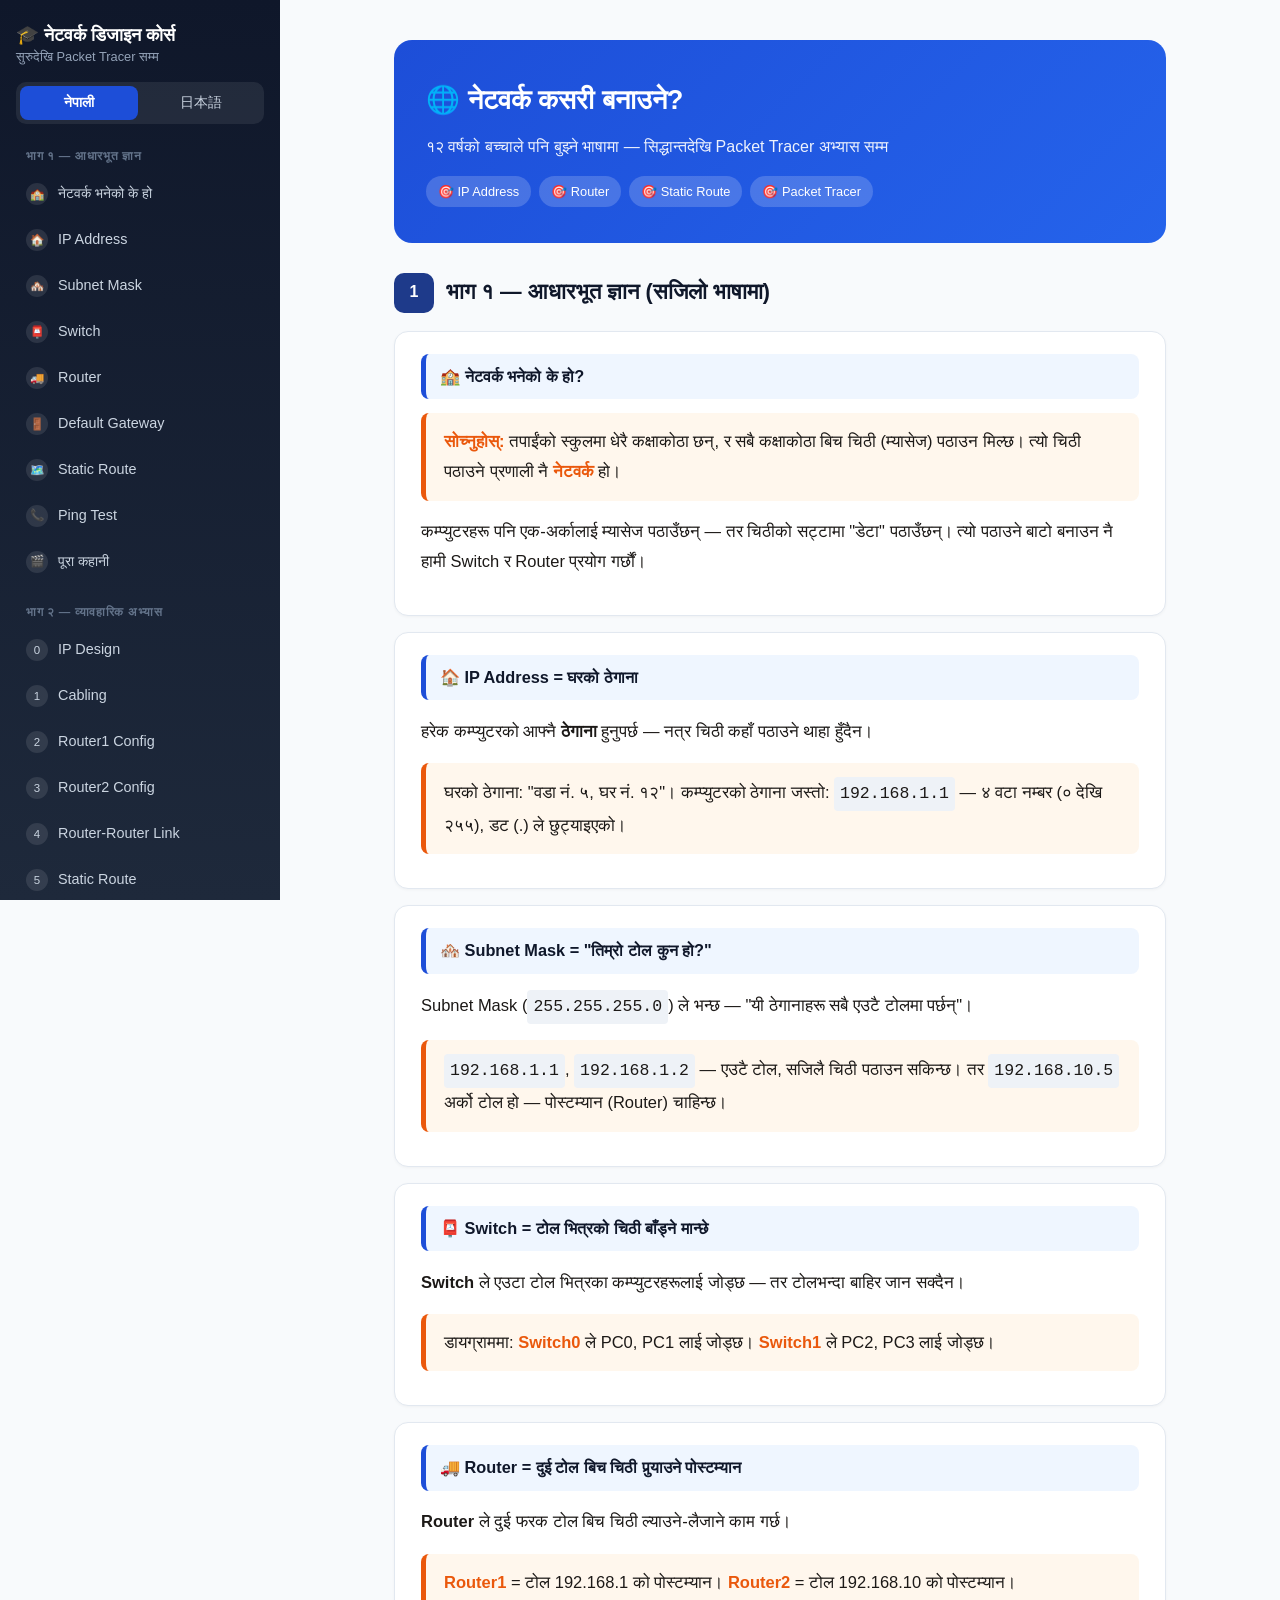
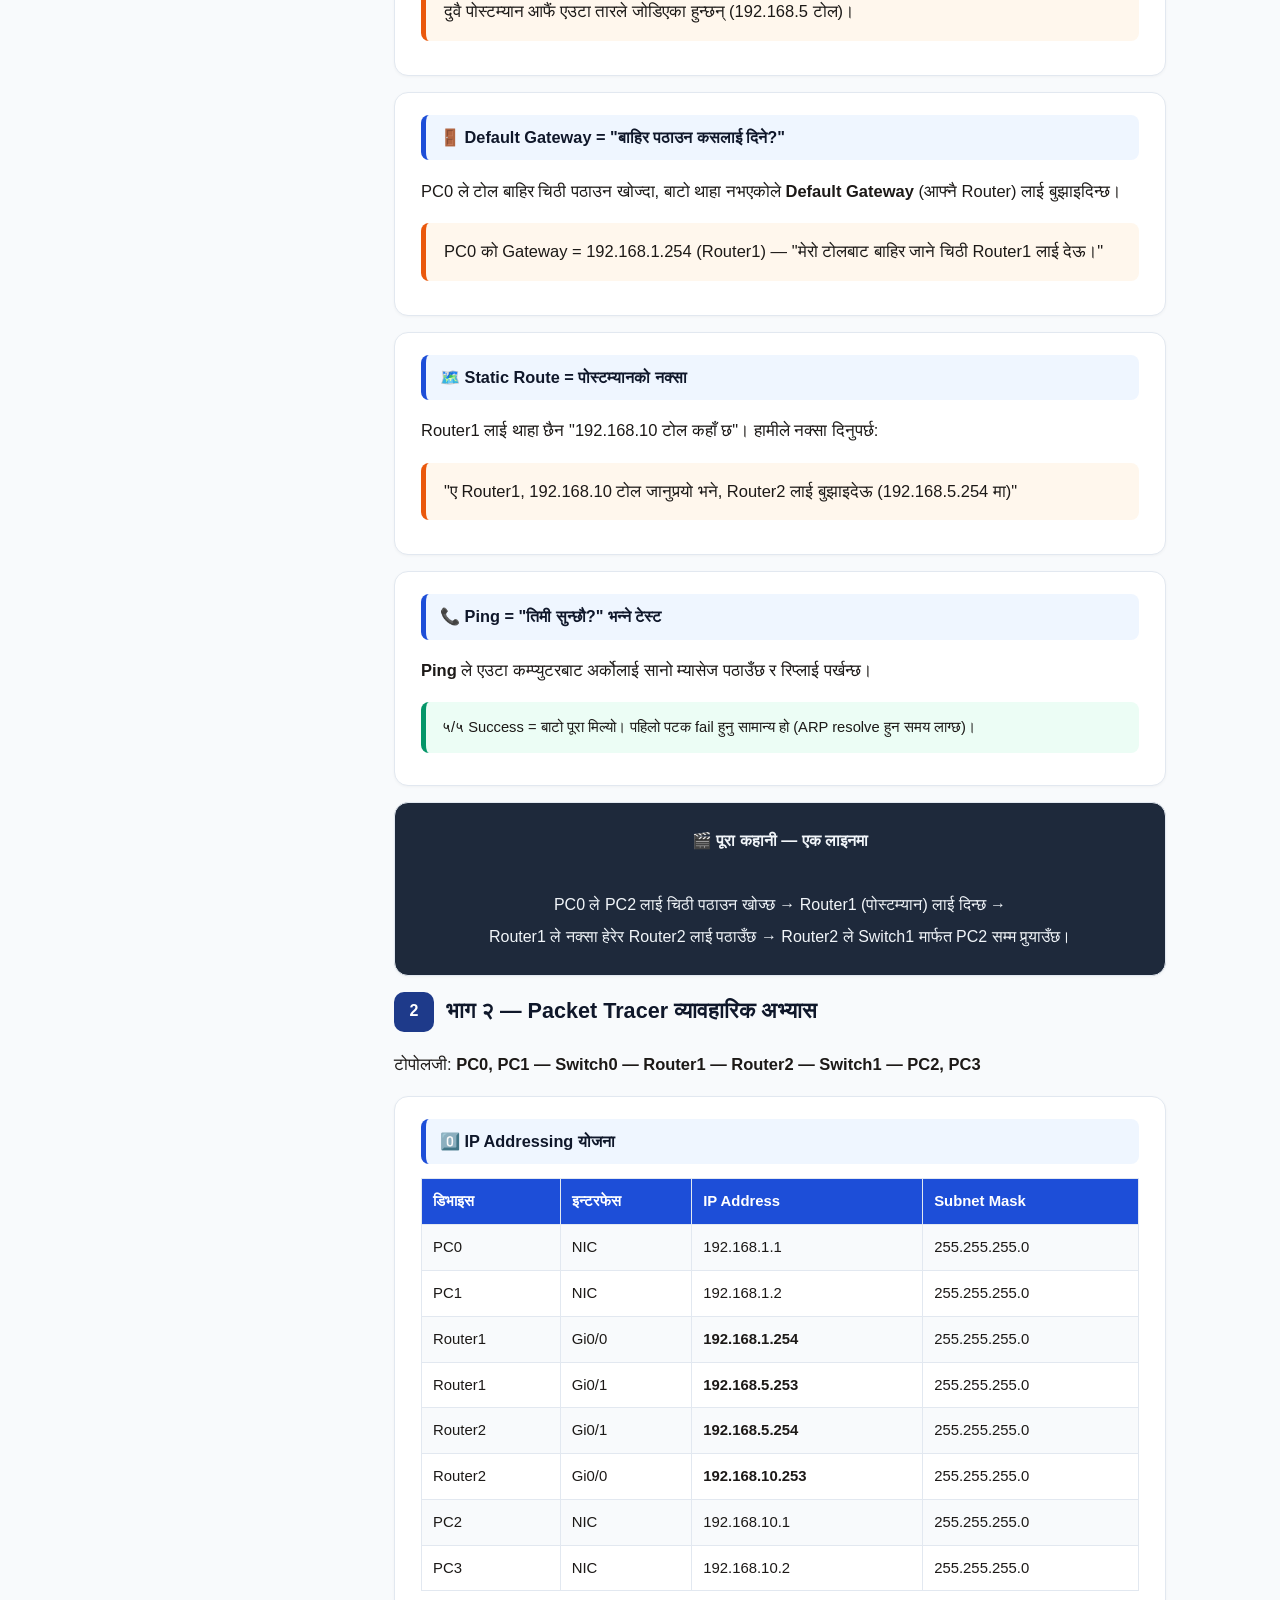
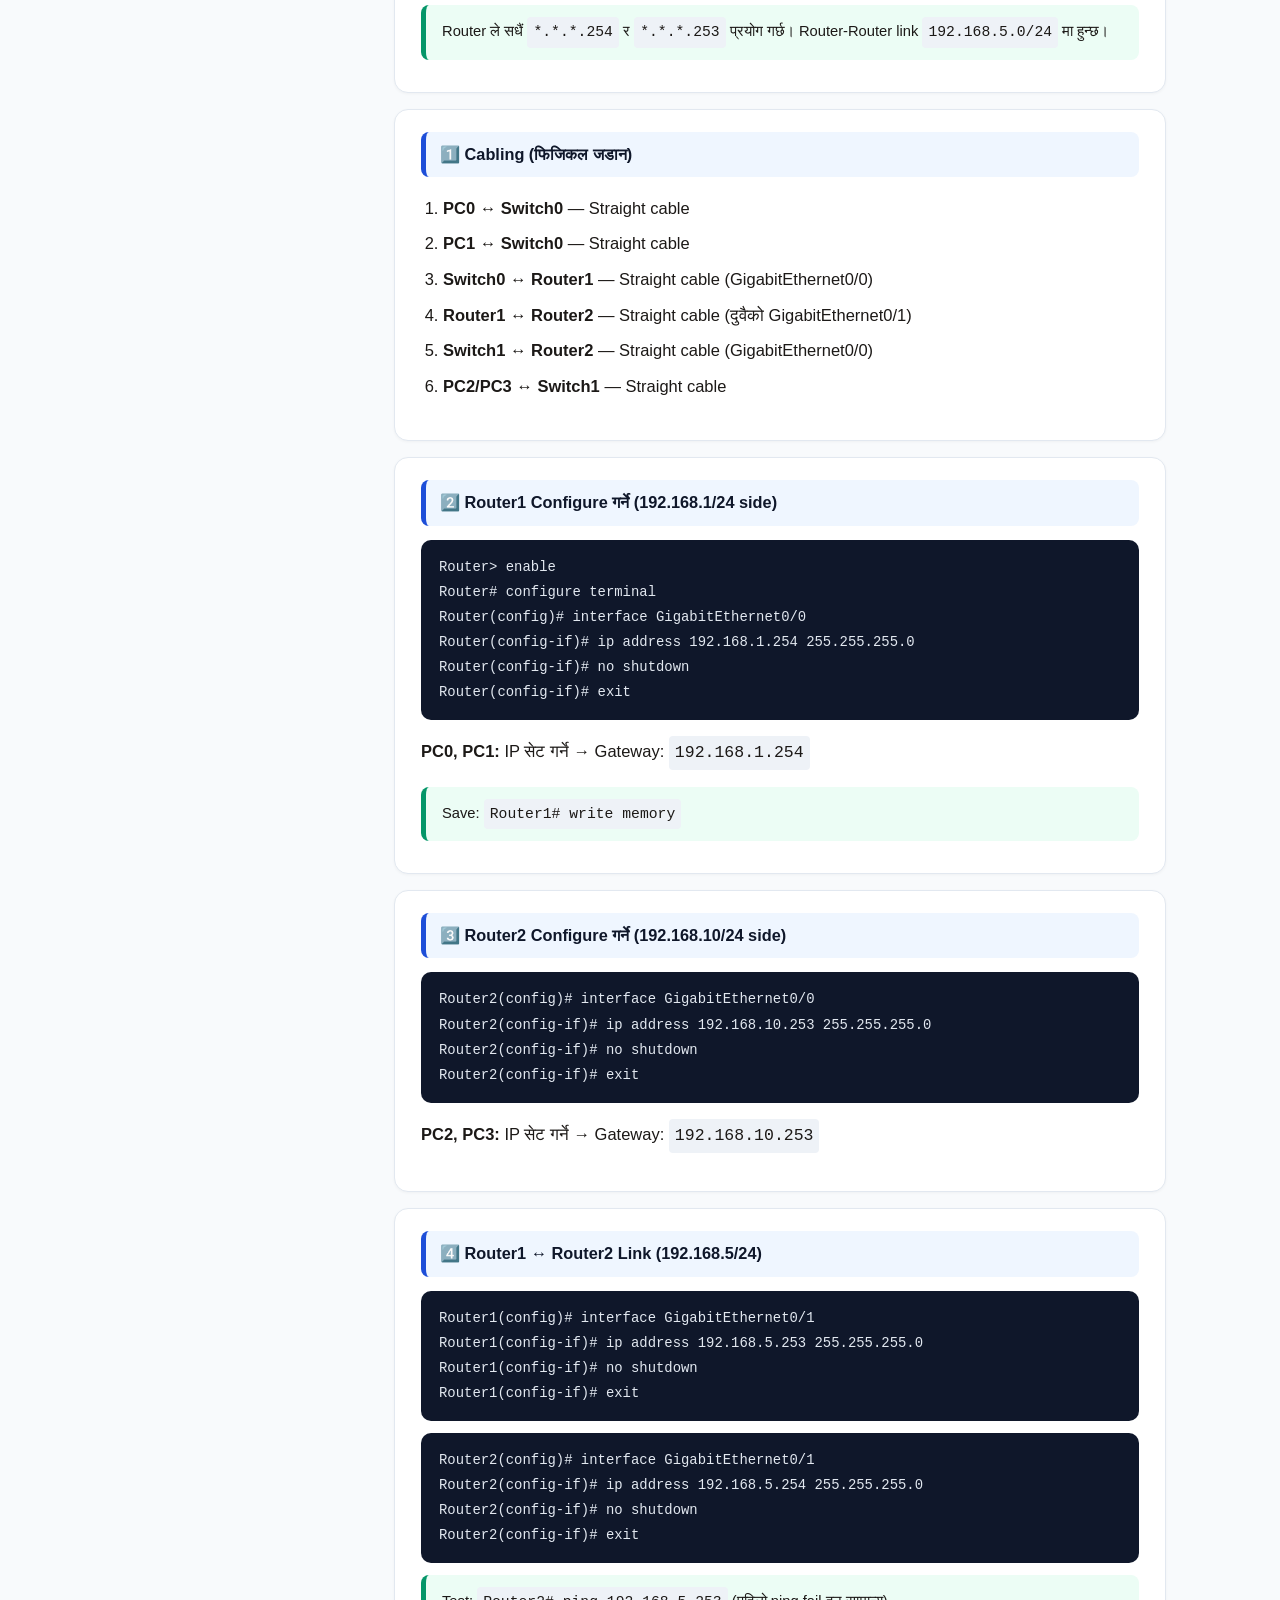
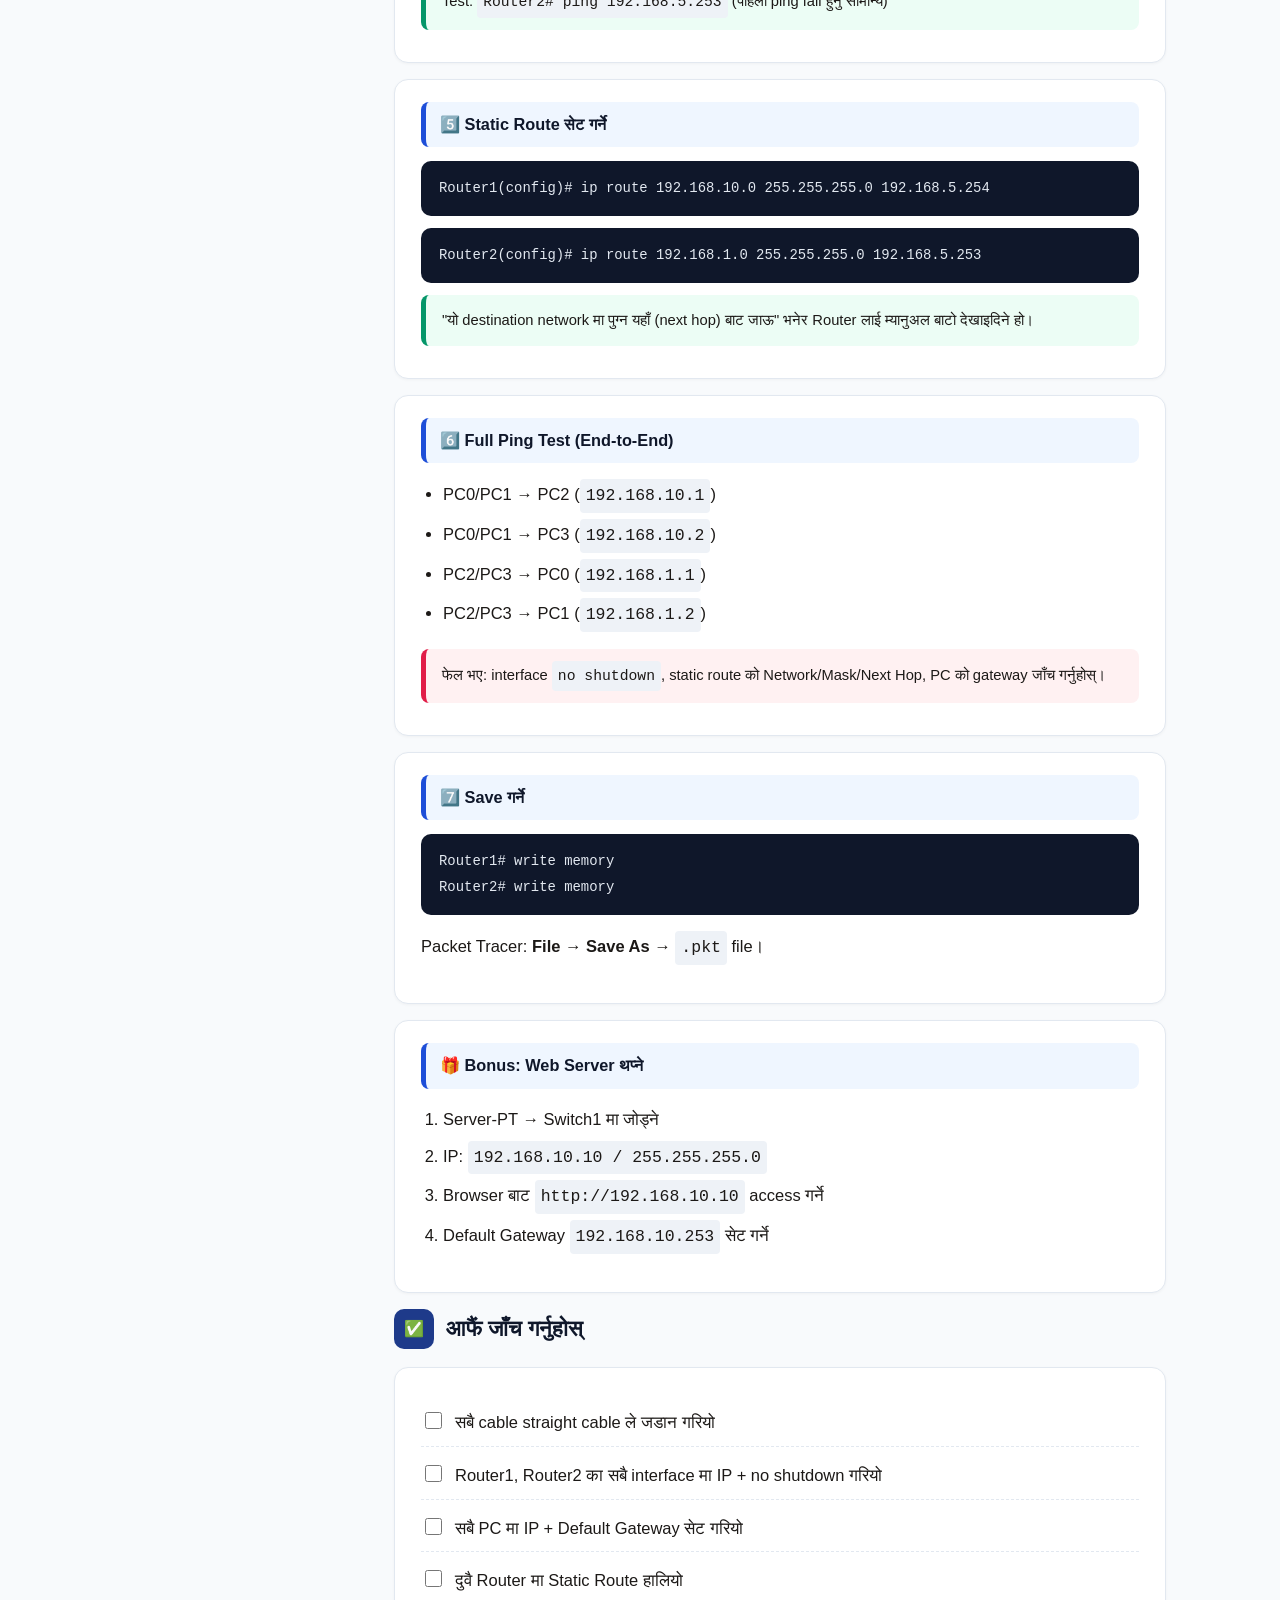
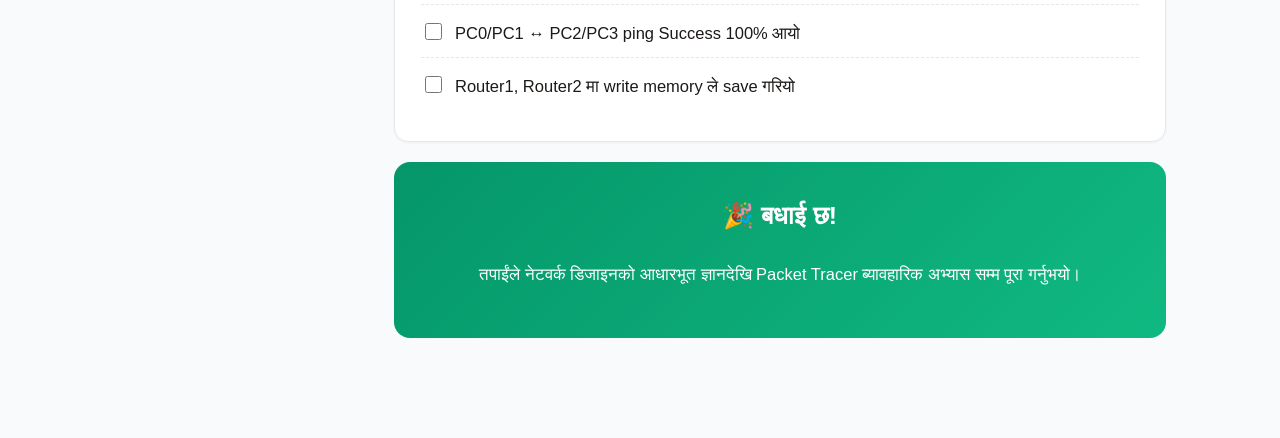
<file: network-course.html>
<!DOCTYPE html>
<html lang="ne">
<head>
<meta charset="UTF-8">
<meta name="viewport" content="width=device-width, initial-scale=1.0">
<title>नेटवर्क डिजाइन कोर्स / ネットワーク設計コース</title>
<style>
  :root {
    --blue: #1d4ed8;
    --blue-dark: #1e3a8a;
    --blue-light: #eff6ff;
    --orange: #ea580c;
    --green: #059669;
    --bg: #f8fafc;
    --text: #1c1917;
    --card: #ffffff;
    --border: #e2e8f0;
    --sidebar-w: 280px;
  }
  * { box-sizing: border-box; }
  html { scroll-behavior: smooth; }
  body {
    font-family: "Noto Sans Devanagari", "Noto Sans JP", "Mangal", "Segoe UI", sans-serif;
    background: var(--bg);
    color: var(--text);
    margin: 0;
    line-height: 1.8;
    font-size: 16.5px;
  }

  /* ===== Layout ===== */
  .app { display: flex; min-height: 100vh; }

  .sidebar {
    width: var(--sidebar-w);
    flex-shrink: 0;
    background: linear-gradient(180deg, #0f172a, #1e293b);
    color: #e2e8f0;
    position: sticky;
    top: 0;
    height: 100vh;
    overflow-y: auto;
    padding: 22px 16px 40px;
  }
  .sidebar::-webkit-scrollbar { width: 6px; }
  .sidebar::-webkit-scrollbar-thumb { background: #475569; border-radius: 3px; }

  .brand {
    font-size: 1.15rem;
    font-weight: bold;
    color: #fff;
    margin-bottom: 4px;
    line-height: 1.4;
  }
  .brand small { display: block; font-weight: normal; font-size: 0.8rem; color: #94a3b8; }

  .lang-switch {
    display: flex;
    background: rgba(255,255,255,0.08);
    border-radius: 10px;
    padding: 4px;
    gap: 4px;
    margin: 16px 0 22px;
  }
  .lang-switch button {
    flex: 1;
    border: none;
    background: transparent;
    color: #cbd5e1;
    padding: 8px 6px;
    border-radius: 8px;
    font-size: 0.85rem;
    cursor: pointer;
    font-family: inherit;
    transition: background 0.2s;
  }
  .lang-switch button.active { background: var(--blue); color: white; font-weight: bold; }

  .nav-group { margin-bottom: 18px; }
  .nav-group-title {
    font-size: 0.72rem;
    text-transform: uppercase;
    letter-spacing: 0.06em;
    color: #64748b;
    padding: 0 10px;
    margin-bottom: 6px;
    font-weight: bold;
  }
  .nav-link {
    display: flex;
    align-items: center;
    gap: 10px;
    padding: 9px 10px;
    border-radius: 8px;
    color: #cbd5e1;
    text-decoration: none;
    font-size: 0.9rem;
    margin-bottom: 2px;
    transition: background 0.15s, color 0.15s;
  }
  .nav-link:hover { background: rgba(255,255,255,0.08); color: #fff; }
  .nav-link.active { background: var(--blue); color: white; font-weight: bold; }
  .nav-badge {
    width: 22px; height: 22px;
    background: rgba(255,255,255,0.1);
    border-radius: 50%;
    display: flex; align-items: center; justify-content: center;
    font-size: 0.72rem;
    flex-shrink: 0;
  }
  .nav-link.active .nav-badge { background: rgba(255,255,255,0.25); }

  .content {
    flex: 1;
    min-width: 0;
    padding: 40px 5vw 100px;
    max-width: 900px;
    margin: 0 auto;
  }

  header.hero {
    background: linear-gradient(135deg, #1d4ed8, #2563eb);
    color: white;
    padding: 36px 32px;
    border-radius: 18px;
    margin-bottom: 30px;
  }
  header.hero h1 { margin: 0 0 8px; font-size: 1.7rem; }
  header.hero p { margin: 0; opacity: 0.92; font-size: 1rem; }
  .hero-tags { margin-top: 14px; display: flex; gap: 8px; flex-wrap: wrap; }
  .hero-tags span {
    background: rgba(255,255,255,0.18);
    padding: 4px 12px;
    border-radius: 999px;
    font-size: 0.8rem;
  }

  .lesson-section { margin-bottom: 50px; scroll-margin-top: 20px; }
  .lesson-header {
    display: flex;
    align-items: center;
    gap: 12px;
    margin-bottom: 18px;
  }
  .lesson-header .badge {
    background: var(--blue-dark);
    color: white;
    width: 40px; height: 40px;
    border-radius: 10px;
    display: flex; align-items: center; justify-content: center;
    font-weight: bold;
    font-size: 1rem;
    flex-shrink: 0;
  }
  .lesson-header h2 { margin: 0; font-size: 1.35rem; color: #0f172a; }

  .card {
    background: var(--card);
    border: 1px solid var(--border);
    border-radius: 14px;
    padding: 22px 26px;
    margin-bottom: 16px;
    box-shadow: 0 1px 3px rgba(0,0,0,0.04);
    scroll-margin-top: 20px;
  }

  h3 {
    color: #0f172a;
    background: var(--blue-light);
    padding: 8px 14px;
    border-radius: 8px;
    font-size: 1.02rem;
    border-left: 5px solid var(--blue);
    margin: 0 0 14px;
  }

  .analogy {
    background: #fff7ed;
    border-left: 5px solid var(--orange);
    padding: 14px 18px;
    border-radius: 8px;
    margin: 12px 0;
  }
  .analogy b { color: var(--orange); }

  table { width: 100%; border-collapse: collapse; margin: 14px 0; font-size: 0.93rem; }
  th, td { border: 1px solid var(--border); padding: 9px 11px; text-align: left; }
  th { background: var(--blue); color: white; }
  tr:nth-child(even) { background: #f8fafc; }

  pre {
    background: #0f172a;
    color: #e2e8f0;
    padding: 15px 18px;
    border-radius: 10px;
    overflow-x: auto;
    font-family: "Consolas", monospace;
    font-size: 0.87rem;
    direction: ltr;
    text-align: left;
    margin: 12px 0;
  }
  code {
    background: #eef2f7;
    padding: 2px 6px;
    border-radius: 4px;
    font-family: "Consolas", monospace;
    direction: ltr;
    display: inline-block;
  }

  .note {
    background: #ecfdf5;
    border-left: 5px solid var(--green);
    padding: 12px 16px;
    border-radius: 8px;
    font-size: 0.92rem;
    margin: 10px 0;
  }
  .warn {
    background: #fff1f2;
    border-left: 5px solid #e11d48;
    padding: 12px 16px;
    border-radius: 8px;
    font-size: 0.92rem;
    margin: 10px 0;
  }

  .story {
    background: #1e293b;
    color: #f1f5f9;
    padding: 22px 26px;
    border-radius: 14px;
    font-size: 1rem;
    text-align: center;
    line-height: 2;
  }

  .checklist { list-style: none; padding: 0; margin: 10px 0; }
  .checklist li {
    display: flex;
    align-items: flex-start;
    gap: 10px;
    padding: 8px 0;
    border-bottom: 1px dashed var(--border);
  }
  .checklist li:last-child { border-bottom: none; }
  .checklist input[type=checkbox] { margin-top: 4px; width: 17px; height: 17px; accent-color: var(--blue); flex-shrink: 0; }

  .finish {
    background: linear-gradient(135deg, #059669, #10b981);
    color: white;
    padding: 32px;
    border-radius: 16px;
    text-align: center;
    margin-top: 20px;
  }
  .finish h2 { margin-top: 0; }

  ol, ul { padding-left: 22px; }
  li { margin-bottom: 6px; }

  /* language toggle logic */
  .ja { display: none; }
  body.lang-ja .ne { display: none; }
  body.lang-ja .ja { display: block; }
  body.lang-ja .ja.inline { display: inline; }

  /* mobile */
  .menu-toggle { display: none; }
  @media (max-width: 860px) {
    .app { flex-direction: column; }
    .sidebar {
      width: 100%;
      height: auto;
      position: relative;
      padding: 14px 16px;
    }
    .content { padding: 24px 5vw 80px; max-width: 100%; }
    .nav-links-wrap { display: none; }
    .nav-links-wrap.open { display: block; }
    .menu-toggle {
      display: flex;
      justify-content: space-between;
      align-items: center;
      background: rgba(255,255,255,0.08);
      color: white;
      border: none;
      width: 100%;
      padding: 10px 14px;
      border-radius: 8px;
      font-family: inherit;
      font-size: 0.9rem;
      cursor: pointer;
      margin-bottom: 4px;
    }
    header.hero { padding: 26px 20px; }
    header.hero h1 { font-size: 1.35rem; }
  }
</style>
</head>
<body>

<div class="app">

  <!-- ================= SIDEBAR ================= -->
  <aside class="sidebar">
    <div class="brand">
      <span class="ne">🎓 नेटवर्क डिजाइन कोर्स</span>
      <span class="ja">🎓 ネットワーク設計コース</span>
      <small><span class="ne">सुरुदेखि Packet Tracer सम्म</span><span class="ja">基礎から Packet Tracer 実習まで</span></small>
    </div>

    <div class="lang-switch">
      <button id="btn-ne" class="active" onclick="setLang('ne')">नेपाली</button>
      <button id="btn-ja" onclick="setLang('ja')">日本語</button>
    </div>

    <button class="menu-toggle" onclick="document.querySelector('.nav-links-wrap').classList.toggle('open')">
      <span><span class="ne">📑 पाठसूची</span><span class="ja">📑 目次</span></span>
      <span>▾</span>
    </button>

    <div class="nav-links-wrap">
      <div class="nav-group">
        <div class="nav-group-title"><span class="ne">भाग १ — आधारभूत ज्ञान</span><span class="ja">パート１ — 基礎知識</span></div>
        <a class="nav-link" data-target="l1-0"><span class="nav-badge">🏫</span><span class="ne">नेटवर्क भनेको के हो</span><span class="ja">ネットワークとは</span></a>
        <a class="nav-link" data-target="l1-1"><span class="nav-badge">🏠</span><span class="ne">IP Address</span><span class="ja">IPアドレス</span></a>
        <a class="nav-link" data-target="l1-2"><span class="nav-badge">🏘️</span><span class="ne">Subnet Mask</span><span class="ja">サブネットマスク</span></a>
        <a class="nav-link" data-target="l1-3"><span class="nav-badge">📮</span><span class="ne">Switch</span><span class="ja">Switch</span></a>
        <a class="nav-link" data-target="l1-4"><span class="nav-badge">🚚</span><span class="ne">Router</span><span class="ja">Router</span></a>
        <a class="nav-link" data-target="l1-5"><span class="nav-badge">🚪</span><span class="ne">Default Gateway</span><span class="ja">デフォルトゲートウェイ</span></a>
        <a class="nav-link" data-target="l1-6"><span class="nav-badge">🗺️</span><span class="ne">Static Route</span><span class="ja">スタティックルート</span></a>
        <a class="nav-link" data-target="l1-7"><span class="nav-badge">📞</span><span class="ne">Ping Test</span><span class="ja">Pingテスト</span></a>
        <a class="nav-link" data-target="l1-8"><span class="nav-badge">🎬</span><span class="ne">पूरा कहानी</span><span class="ja">全体ストーリー</span></a>
      </div>

      <div class="nav-group">
        <div class="nav-group-title"><span class="ne">भाग २ — व्यावहारिक अभ्यास</span><span class="ja">パート２ — 実習</span></div>
        <a class="nav-link" data-target="l2-0"><span class="nav-badge">0</span><span class="ne">IP Design</span><span class="ja">IP設計</span></a>
        <a class="nav-link" data-target="l2-1"><span class="nav-badge">1</span><span class="ne">Cabling</span><span class="ja">配線</span></a>
        <a class="nav-link" data-target="l2-2"><span class="nav-badge">2</span><span class="ne">Router1 Config</span><span class="ja">Router1設定</span></a>
        <a class="nav-link" data-target="l2-3"><span class="nav-badge">3</span><span class="ne">Router2 Config</span><span class="ja">Router2設定</span></a>
        <a class="nav-link" data-target="l2-4"><span class="nav-badge">4</span><span class="ne">Router-Router Link</span><span class="ja">Router間リンク</span></a>
        <a class="nav-link" data-target="l2-5"><span class="nav-badge">5</span><span class="ne">Static Route</span><span class="ja">スタティックルート設定</span></a>
        <a class="nav-link" data-target="l2-6"><span class="nav-badge">6</span><span class="ne">Ping Test</span><span class="ja">Pingテスト</span></a>
        <a class="nav-link" data-target="l2-7"><span class="nav-badge">7</span><span class="ne">Save</span><span class="ja">保存</span></a>
        <a class="nav-link" data-target="l2-8"><span class="nav-badge">🎁</span><span class="ne">Web Server</span><span class="ja">Webサーバー</span></a>
      </div>

      <div class="nav-group">
        <div class="nav-group-title"><span class="ne">अन्तिम</span><span class="ja">最後に</span></div>
        <a class="nav-link" data-target="l3-checklist"><span class="nav-badge">✅</span><span class="ne">Checklist</span><span class="ja">チェックリスト</span></a>
      </div>
    </div>
  </aside>

  <!-- ================= MAIN CONTENT ================= -->
  <main class="content">

    <header class="hero">
      <h1><span class="ne">🌐 नेटवर्क कसरी बनाउने?</span><span class="ja">🌐 ネットワークの作り方</span></h1>
      <p><span class="ne">१२ वर्षको बच्चाले पनि बुझ्ने भाषामा — सिद्धान्तदेखि Packet Tracer अभ्यास सम्म</span><span class="ja">12歳でもわかる説明で — 理論から Packet Tracer 実習まで</span></p>
      <div class="hero-tags">
        <span class="ne">🎯 IP Address</span><span class="ja hero-jatag" style="display:none">🎯 IPアドレス</span>
        <span class="ne">🎯 Router</span>
        <span class="ne">🎯 Static Route</span>
        <span class="ne">🎯 Packet Tracer</span>
      </div>
    </header>

    <!-- ========== PART 1 ========== -->
    <div class="lesson-header">
      <div class="badge">1</div>
      <h2><span class="ne">भाग १ — आधारभूत ज्ञान (सजिलो भाषामा)</span><span class="ja">パート１ — 基礎知識（やさしく解説）</span></h2>
    </div>

    <div class="card" id="l1-0">
      <h3><span class="ne">🏫 नेटवर्क भनेको के हो?</span><span class="ja">🏫 ネットワークって何？</span></h3>
      <div class="analogy ne"><b>सोच्नुहोस्:</b> तपाईंको स्कुलमा धेरै कक्षाकोठा छन्, र सबै कक्षाकोठा बिच चिठी (म्यासेज) पठाउन मिल्छ। त्यो चिठी पठाउने प्रणाली नै <b>नेटवर्क</b> हो।</div>
      <div class="analogy ja"><b>想像してみて：</b>学校にはたくさんの教室があって、教室同士で手紙（メッセージ）を送り合えるよね。その手紙を送るしくみが<b>ネットワーク</b>なんだ。</div>
      <p class="ne">कम्प्युटरहरू पनि एक-अर्कालाई म्यासेज पठाउँछन् — तर चिठीको सट्टामा "डेटा" पठाउँछन्। त्यो पठाउने बाटो बनाउन नै हामी Switch र Router प्रयोग गर्छौं।</p>
      <p class="ja">コンピューターも同じようにメッセージを送り合う ── ただし手紙の代わりに「データ」を送る。その通り道を作るために Switch と Router を使うんだよ。</p>
    </div>

    <div class="card" id="l1-1">
      <h3><span class="ne">🏠 IP Address = घरको ठेगाना</span><span class="ja">🏠 IPアドレス＝家の住所</span></h3>
      <p class="ne">हरेक कम्प्युटरको आफ्नै <b>ठेगाना</b> हुनुपर्छ — नत्र चिठी कहाँ पठाउने थाहा हुँदैन।</p>
      <p class="ja">どのコンピューターにも自分だけの<b>住所</b>が必要 ── そうしないと、どこに手紙を送ればいいか分からない。</p>
      <div class="analogy ne">घरको ठेगाना: "वडा नं. ५, घर नं. १२"। कम्प्युटरको ठेगाना जस्तो: <code>192.168.1.1</code> — ४ वटा नम्बर (० देखि २५५), डट (.) ले छुट्याइएको।</div>
      <div class="analogy ja">家の住所：「〇〇町5丁目12番地」のような感じ。コンピューターの住所：<code>192.168.1.1</code> — 4つの数字（0〜255）をドット（.）で区切ったもの。</div>
    </div>

    <div class="card" id="l1-2">
      <h3><span class="ne">🏘️ Subnet Mask = "तिम्रो टोल कुन हो?"</span><span class="ja">🏘️ サブネットマスク＝「あなたの町内はどこ？」</span></h3>
      <p class="ne">Subnet Mask (<code>255.255.255.0</code>) ले भन्छ — "यी ठेगानाहरू सबै एउटै टोलमा पर्छन्"।</p>
      <p class="ja">サブネットマスク（<code>255.255.255.0</code>）は「これらの住所は同じ町内にある」ことを示す。</p>
      <div class="analogy ne"><code>192.168.1.1</code>, <code>192.168.1.2</code> — एउटै टोल, सजिलै चिठी पठाउन सकिन्छ। तर <code>192.168.10.5</code> अर्को टोल हो — पोस्टम्यान (Router) चाहिन्छ।</div>
      <div class="analogy ja"><code>192.168.1.1</code>、<code>192.168.1.2</code> ── 同じ町内、簡単に手紙を送れる。でも <code>192.168.10.5</code> は別の町内 ── 郵便屋さん（Router）が必要。</div>
    </div>

    <div class="card" id="l1-3">
      <h3><span class="ne">📮 Switch = टोल भित्रको चिठी बाँड्ने मान्छे</span><span class="ja">📮 Switch＝町内で手紙を配る人</span></h3>
      <p class="ne"><b>Switch</b> ले एउटा टोल भित्रका कम्प्युटरहरूलाई जोड्छ — तर टोलभन्दा बाहिर जान सक्दैन।</p>
      <p class="ja"><b>Switch</b>は一つの町内の中のコンピューターをつなぐ ── ただし町内の外には出られない。</p>
      <div class="analogy ne">डायग्राममा: <b>Switch0</b> ले PC0, PC1 लाई जोड्छ। <b>Switch1</b> ले PC2, PC3 लाई जोड्छ।</div>
      <div class="analogy ja">図では：<b>Switch0</b> が PC0, PC1 を、<b>Switch1</b> が PC2, PC3 をつなぐ。</div>
    </div>

    <div class="card" id="l1-4">
      <h3><span class="ne">🚚 Router = दुई टोल बिच चिठी पुर्‍याउने पोस्टम्यान</span><span class="ja">🚚 Router＝2つの町内をつなぐ郵便屋さん</span></h3>
      <p class="ne"><b>Router</b> ले दुई फरक टोल बिच चिठी ल्याउने-लैजाने काम गर्छ।</p>
      <p class="ja"><b>Router</b>は2つの違う町内の間で手紙を運ぶ。</p>
      <div class="analogy ne">
        <b>Router1</b> = टोल 192.168.1 को पोस्टम्यान। <b>Router2</b> = टोल 192.168.10 को पोस्टम्यान।<br>
        दुवै पोस्टम्यान आफैं एउटा तारले जोडिएका हुन्छन् (192.168.5 टोल)।
      </div>
      <div class="analogy ja">
        <b>Router1</b> ＝ 192.168.1 町内の郵便屋さん。<b>Router2</b> ＝ 192.168.10 町内の郵便屋さん。<br>
        2人もケーブルでつながっている（192.168.5 町内）。
      </div>
    </div>

    <div class="card" id="l1-5">
      <h3><span class="ne">🚪 Default Gateway = "बाहिर पठाउन कसलाई दिने?"</span><span class="ja">🚪 デフォルトゲートウェイ＝「町外へは誰に渡す？」</span></h3>
      <p class="ne">PC0 ले टोल बाहिर चिठी पठाउन खोज्दा, बाटो थाहा नभएकोले <b>Default Gateway</b> (आफ्नै Router) लाई बुझाइदिन्छ।</p>
      <p class="ja">PC0 が町外に手紙を送るとき、道を知らないので<b>デフォルトゲートウェイ</b>（自分の Router）に渡す。</p>
      <div class="analogy ne">PC0 को Gateway = 192.168.1.254 (Router1) — "मेरो टोलबाट बाहिर जाने चिठी Router1 लाई देऊ।"</div>
      <div class="analogy ja">PC0 のゲートウェイ＝192.168.1.254（Router1）── 「町外への手紙は Router1 に渡してね」</div>
    </div>

    <div class="card" id="l1-6">
      <h3><span class="ne">🗺️ Static Route = पोस्टम्यानको नक्सा</span><span class="ja">🗺️ スタティックルート＝郵便屋さんの地図</span></h3>
      <p class="ne">Router1 लाई थाहा छैन "192.168.10 टोल कहाँ छ"। हामीले नक्सा दिनुपर्छ:</p>
      <p class="ja">Router1 は「192.168.10 町内がどこか」知らない。地図を渡す必要がある：</p>
      <div class="analogy ne">"ए Router1, 192.168.10 टोल जानुपर्‍यो भने, Router2 लाई बुझाइदेऊ (192.168.5.254 मा)"</div>
      <div class="analogy ja">「Router1、192.168.10 町内に行くなら Router2（192.168.5.254）に渡してね」</div>
    </div>

    <div class="card" id="l1-7">
      <h3><span class="ne">📞 Ping = "तिमी सुन्छौ?" भन्ने टेस्ट</span><span class="ja">📞 Ping＝「聞こえる？」というテスト</span></h3>
      <p class="ne"><b>Ping</b> ले एउटा कम्प्युटरबाट अर्कोलाई सानो म्यासेज पठाउँछ र रिप्लाई पर्खन्छ।</p>
      <p class="ja"><b>Ping</b>はコンピューター同士で小さなメッセージを送り合うテスト。</p>
      <div class="note ne">५/५ Success = बाटो पूरा मिल्यो। पहिलो पटक fail हुनु सामान्य हो (ARP resolve हुन समय लाग्छ)।</div>
      <div class="note ja">5/5 成功＝道が完全につながった。最初は失敗することがある（ARP解決に時間がかかるため）。</div>
    </div>

    <div class="card story" id="l1-8">
      <span class="ne">
        <b>🎬 पूरा कहानी — एक लाइनमा</b><br><br>
        PC0 ले PC2 लाई चिठी पठाउन खोज्छ → Router1 (पोस्टम्यान) लाई दिन्छ →<br>
        Router1 ले नक्सा हेरेर Router2 लाई पठाउँछ → Router2 ले Switch1 मार्फत PC2 सम्म पुर्‍याउँछ।
      </span>
      <span class="ja">
        <b>🎬 全体のストーリー</b><br><br>
        PC0 が PC2 に手紙を送る → Router1 に渡す →<br>
        Router1 は地図を見て Router2 に送る → Router2 が Switch1 経由で PC2 に届ける。
      </span>
    </div>

    <!-- ========== PART 2 ========== -->
    <div class="lesson-header">
      <div class="badge">2</div>
      <h2><span class="ne">भाग २ — Packet Tracer व्यावहारिक अभ्यास</span><span class="ja">パート２ — Packet Tracer 実習</span></h2>
    </div>
    <p class="ne">टोपोलजी: <b>PC0, PC1 — Switch0 — Router1 — Router2 — Switch1 — PC2, PC3</b></p>
    <p class="ja">トポロジー: <b>PC0, PC1 — Switch0 — Router1 — Router2 — Switch1 — PC2, PC3</b></p>

    <div class="card" id="l2-0">
      <h3><span class="ne">0️⃣ IP Addressing योजना</span><span class="ja">0️⃣ IPアドレス設計</span></h3>
      <table>
        <tr><th><span class="ne">डिभाइस</span><span class="ja">機器</span></th><th><span class="ne">इन्टरफेस</span><span class="ja">インターフェース</span></th><th>IP Address</th><th>Subnet Mask</th></tr>
        <tr><td>PC0</td><td>NIC</td><td>192.168.1.1</td><td>255.255.255.0</td></tr>
        <tr><td>PC1</td><td>NIC</td><td>192.168.1.2</td><td>255.255.255.0</td></tr>
        <tr><td>Router1</td><td>Gi0/0</td><td><b>192.168.1.254</b></td><td>255.255.255.0</td></tr>
        <tr><td>Router1</td><td>Gi0/1</td><td><b>192.168.5.253</b></td><td>255.255.255.0</td></tr>
        <tr><td>Router2</td><td>Gi0/1</td><td><b>192.168.5.254</b></td><td>255.255.255.0</td></tr>
        <tr><td>Router2</td><td>Gi0/0</td><td><b>192.168.10.253</b></td><td>255.255.255.0</td></tr>
        <tr><td>PC2</td><td>NIC</td><td>192.168.10.1</td><td>255.255.255.0</td></tr>
        <tr><td>PC3</td><td>NIC</td><td>192.168.10.2</td><td>255.255.255.0</td></tr>
      </table>
      <div class="note ne">Router ले सधैं <code>*.*.*.254</code> र <code>*.*.*.253</code> प्रयोग गर्छ। Router-Router link <code>192.168.5.0/24</code> मा हुन्छ।</div>
      <div class="note ja">Router は常に <code>*.*.*.254</code> と <code>*.*.*.253</code> を使う。Router 間リンクは <code>192.168.5.0/24</code>。</div>
    </div>

    <div class="card" id="l2-1">
      <h3><span class="ne">1️⃣ Cabling (फिजिकल जडान)</span><span class="ja">1️⃣ ケーブル配線</span></h3>
      <ol class="ne">
        <li><b>PC0 ↔ Switch0</b> — Straight cable</li>
        <li><b>PC1 ↔ Switch0</b> — Straight cable</li>
        <li><b>Switch0 ↔ Router1</b> — Straight cable (GigabitEthernet0/0)</li>
        <li><b>Router1 ↔ Router2</b> — Straight cable (दुवैको GigabitEthernet0/1)</li>
        <li><b>Switch1 ↔ Router2</b> — Straight cable (GigabitEthernet0/0)</li>
        <li><b>PC2/PC3 ↔ Switch1</b> — Straight cable</li>
      </ol>
      <ol class="ja">
        <li><b>PC0 ↔ Switch0</b> — ストレートケーブル</li>
        <li><b>PC1 ↔ Switch0</b> — ストレートケーブル</li>
        <li><b>Switch0 ↔ Router1</b> — ストレートケーブル（GigabitEthernet0/0）</li>
        <li><b>Router1 ↔ Router2</b> — ストレートケーブル（両方 GigabitEthernet0/1）</li>
        <li><b>Switch1 ↔ Router2</b> — ストレートケーブル（GigabitEthernet0/0）</li>
        <li><b>PC2/PC3 ↔ Switch1</b> — ストレートケーブル</li>
      </ol>
    </div>

    <div class="card" id="l2-2">
      <h3><span class="ne">2️⃣ Router1 Configure गर्ने (192.168.1/24 side)</span><span class="ja">2️⃣ Router1 の設定（192.168.1/24側）</span></h3>
      <pre>Router&gt; enable
Router# configure terminal
Router(config)# interface GigabitEthernet0/0
Router(config-if)# ip address 192.168.1.254 255.255.255.0
Router(config-if)# no shutdown
Router(config-if)# exit</pre>
      <p class="ne"><b>PC0, PC1:</b> IP सेट गर्ने → Gateway: <code>192.168.1.254</code></p>
      <p class="ja"><b>PC0, PC1:</b> IPを設定 → ゲートウェイ: <code>192.168.1.254</code></p>
      <div class="note ne">Save: <code>Router1# write memory</code></div>
      <div class="note ja">保存: <code>Router1# write memory</code></div>
    </div>

    <div class="card" id="l2-3">
      <h3><span class="ne">3️⃣ Router2 Configure गर्ने (192.168.10/24 side)</span><span class="ja">3️⃣ Router2 の設定（192.168.10/24側）</span></h3>
      <pre>Router2(config)# interface GigabitEthernet0/0
Router2(config-if)# ip address 192.168.10.253 255.255.255.0
Router2(config-if)# no shutdown
Router2(config-if)# exit</pre>
      <p class="ne"><b>PC2, PC3:</b> IP सेट गर्ने → Gateway: <code>192.168.10.253</code></p>
      <p class="ja"><b>PC2, PC3:</b> IPを設定 → ゲートウェイ: <code>192.168.10.253</code></p>
    </div>

    <div class="card" id="l2-4">
      <h3><span class="ne">4️⃣ Router1 ↔ Router2 Link (192.168.5/24)</span><span class="ja">4️⃣ Router1 ↔ Router2 リンク</span></h3>
      <pre>Router1(config)# interface GigabitEthernet0/1
Router1(config-if)# ip address 192.168.5.253 255.255.255.0
Router1(config-if)# no shutdown
Router1(config-if)# exit</pre>
      <pre>Router2(config)# interface GigabitEthernet0/1
Router2(config-if)# ip address 192.168.5.254 255.255.255.0
Router2(config-if)# no shutdown
Router2(config-if)# exit</pre>
      <div class="note ne">Test: <code>Router2# ping 192.168.5.253</code> (पहिलो ping fail हुनु सामान्य)</div>
      <div class="note ja">確認: <code>Router2# ping 192.168.5.253</code>（最初は失敗することがある）</div>
    </div>

    <div class="card" id="l2-5">
      <h3><span class="ne">5️⃣ Static Route सेट गर्ने</span><span class="ja">5️⃣ スタティックルートの設定</span></h3>
      <pre>Router1(config)# ip route 192.168.10.0 255.255.255.0 192.168.5.254</pre>
      <pre>Router2(config)# ip route 192.168.1.0 255.255.255.0 192.168.5.253</pre>
      <div class="note ne">"यो destination network मा पुग्न यहाँ (next hop) बाट जाऊ" भनेर Router लाई म्यानुअल बाटो देखाइदिने हो।</div>
      <div class="note ja">「この宛先ネットワークに行くにはここ（next hop）を経由して」と Router に手動で道を教える。</div>
    </div>

    <div class="card" id="l2-6">
      <h3><span class="ne">6️⃣ Full Ping Test (End-to-End)</span><span class="ja">6️⃣ フル Ping テスト</span></h3>
      <ul class="ne">
        <li>PC0/PC1 → PC2 (<code>192.168.10.1</code>)</li>
        <li>PC0/PC1 → PC3 (<code>192.168.10.2</code>)</li>
        <li>PC2/PC3 → PC0 (<code>192.168.1.1</code>)</li>
        <li>PC2/PC3 → PC1 (<code>192.168.1.2</code>)</li>
      </ul>
      <ul class="ja">
        <li>PC0/PC1 → PC2（<code>192.168.10.1</code>）</li>
        <li>PC0/PC1 → PC3（<code>192.168.10.2</code>）</li>
        <li>PC2/PC3 → PC0（<code>192.168.1.1</code>）</li>
        <li>PC2/PC3 → PC1（<code>192.168.1.2</code>）</li>
      </ul>
      <div class="warn ne">फेल भए: interface <code>no shutdown</code>, static route को Network/Mask/Next Hop, PC को gateway जाँच गर्नुहोस्।</div>
      <div class="warn ja">失敗した場合：インターフェースの <code>no shutdown</code>、スタティックルート、PCのゲートウェイを確認。</div>
    </div>

    <div class="card" id="l2-7">
      <h3><span class="ne">7️⃣ Save गर्ने</span><span class="ja">7️⃣ 保存</span></h3>
      <pre>Router1# write memory
Router2# write memory</pre>
      <p class="ne">Packet Tracer: <b>File → Save As</b> → <code>.pkt</code> file।</p>
      <p class="ja">Packet Tracer: <b>File → Save As</b> → <code>.pkt</code> ファイル。</p>
    </div>

    <div class="card" id="l2-8">
      <h3><span class="ne">🎁 Bonus: Web Server थप्ने</span><span class="ja">🎁 ボーナス：Webサーバー追加</span></h3>
      <ol class="ne">
        <li>Server-PT → Switch1 मा जोड्ने</li>
        <li>IP: <code>192.168.10.10 / 255.255.255.0</code></li>
        <li>Browser बाट <code>http://192.168.10.10</code> access गर्ने</li>
        <li>Default Gateway <code>192.168.10.253</code> सेट गर्ने</li>
      </ol>
      <ol class="ja">
        <li>Server-PT → Switch1 に接続</li>
        <li>IP：<code>192.168.10.10 / 255.255.255.0</code></li>
        <li>ブラウザで <code>http://192.168.10.10</code> にアクセス</li>
        <li>デフォルトゲートウェイ <code>192.168.10.253</code> を設定</li>
      </ol>
    </div>

    <!-- ========== CHECKLIST ========== -->
    <div class="lesson-header">
      <div class="badge">✅</div>
      <h2><span class="ne">आफैं जाँच गर्नुहोस्</span><span class="ja">セルフチェック</span></h2>
    </div>
    <div class="card" id="l3-checklist">
      <ul class="checklist ne">
        <li><input type="checkbox"> सबै cable straight cable ले जडान गरियो</li>
        <li><input type="checkbox"> Router1, Router2 का सबै interface मा IP + no shutdown गरियो</li>
        <li><input type="checkbox"> सबै PC मा IP + Default Gateway सेट गरियो</li>
        <li><input type="checkbox"> दुवै Router मा Static Route हालियो</li>
        <li><input type="checkbox"> PC0/PC1 ↔ PC2/PC3 ping Success 100% आयो</li>
        <li><input type="checkbox"> Router1, Router2 मा write memory ले save गरियो</li>
      </ul>
      <ul class="checklist ja">
        <li><input type="checkbox"> すべてストレートケーブルで接続した</li>
        <li><input type="checkbox"> Router1, Router2 の全インターフェースに IP と no shutdown を設定した</li>
        <li><input type="checkbox"> すべての PC に IP とデフォルトゲートウェイを設定した</li>
        <li><input type="checkbox"> 両方の Router にスタティックルートを設定した</li>
        <li><input type="checkbox"> PC0/PC1 ↔ PC2/PC3 の ping が Success 100% になった</li>
        <li><input type="checkbox"> Router1, Router2 で write memory により保存した</li>
      </ul>
    </div>

    <div class="finish">
      <span class="ne">
        <h2>🎉 बधाई छ!</h2>
        <p>तपाईंले नेटवर्क डिजाइनको आधारभूत ज्ञानदेखि Packet Tracer ब्यावहारिक अभ्यास सम्म पूरा गर्नुभयो।</p>
      </span>
      <span class="ja">
        <h2>🎉 おめでとう！</h2>
        <p>ネットワーク設計の基礎から Packet Tracer 実習まで完了しました。</p>
      </span>
    </div>

  </main>
</div>

<script>
function setLang(lang) {
  document.body.classList.toggle('lang-ja', lang === 'ja');
  document.getElementById('btn-ne').classList.toggle('active', lang === 'ne');
  document.getElementById('btn-ja').classList.toggle('active', lang === 'ja');
  document.documentElement.lang = lang;
}

// scroll-spy: highlight active sidebar link
const links = document.querySelectorAll('.nav-link');
links.forEach(l => {
  l.addEventListener('click', () => {
    const target = document.getElementById(l.dataset.target);
    if (target) target.scrollIntoView({behavior:'smooth', block:'start'});
  });
});
const sections = Array.from(links).map(l => document.getElementById(l.dataset.target)).filter(Boolean);
const observer = new IntersectionObserver((entries) => {
  entries.forEach(entry => {
    if (entry.isIntersecting) {
      const id = entry.target.id;
      links.forEach(l => l.classList.toggle('active', l.dataset.target === id));
    }
  });
}, { rootMargin: "-20% 0px -70% 0px" });
sections.forEach(s => observer.observe(s));
</script>

</body>
</html>
</file>
<file: styles.css>
:root{
    --mono: 'JetBrains Mono', monospace;
    --display: 'Baloo 2', 'Noto Sans Devanagari', sans-serif;
    --body: 'Noto Sans Devanagari', sans-serif;
  }
  html[data-theme="dark"]{
    --bg:#0a0f1a; --panel:#10192b; --panel-2:#0d1522; --line:#1e2c45;
    --cyan:#35e0c4; --cyan-dim:#1c8f7c; --amber:#f5a942; --pink:#ff6b9d;
    --text:#e7ecf5; --text-dim:#8b96ad; --heading:#ffffff; --body-text:#c9d2e3;
    --soft-cyan-bg:rgba(53,224,196,.08); --soft-cyan-bg2:rgba(53,224,196,.1);
    --soft-amber-bg:rgba(245,169,66,.08); --amber-text:#ecd9b8;
    --soft-green-bg:rgba(34,197,94,.1); --green:#22c55e; --green-text:#bbf7d0;
    --soft-red-bg:rgba(239,68,68,.1); --red:#ef4444; --red-text:#fecaca;
    --grid-opacity:.25; --btn-ink:#04140f; --shadow:0 10px 30px rgba(0,0,0,.35);
  }
  html[data-theme="light"]{
    --bg:#f4f6fb; --panel:#ffffff; --panel-2:#eef1f8; --line:#dde3ef;
    --cyan:#0d9488; --cyan-dim:#0f766e; --amber:#b45309; --pink:#be185d;
    --text:#1a2233; --text-dim:#5c6478; --heading:#0d1420; --body-text:#2c3446;
    --soft-cyan-bg:rgba(13,148,136,.07); --soft-cyan-bg2:rgba(13,148,136,.1);
    --soft-amber-bg:rgba(180,83,9,.08); --amber-text:#7c3d0a;
    --soft-green-bg:rgba(22,163,74,.1); --green:#16a34a; --green-text:#14532d;
    --soft-red-bg:rgba(220,38,38,.09); --red:#dc2626; --red-text:#7f1d1d;
    --grid-opacity:.5; --btn-ink:#ffffff; --shadow:0 10px 30px rgba(20,30,60,.08);
  }
  *{box-sizing:border-box;margin:0;padding:0;}
  html{scroll-behavior:smooth;}
  body{background:var(--bg);color:var(--text);font-family:var(--body);line-height:1.75;font-size:16px;transition:background .25s ease,color .25s ease;}
  ::selection{background:var(--cyan);color:var(--btn-ink);}
  body::before{content:"";position:fixed;inset:0;background-image:linear-gradient(var(--line) 1px,transparent 1px),linear-gradient(90deg,var(--line) 1px,transparent 1px);background-size:42px 42px;opacity:var(--grid-opacity);pointer-events:none;z-index:0;transition:opacity .25s ease;}
  a{color:var(--cyan);text-decoration:none;}
  .shell{display:flex;height:100vh;position:relative;z-index:1;}
  nav.side{width:260px;flex-shrink:0;height:100vh;padding:28px 14px;border-right:1px solid var(--line);background:var(--panel-2);overflow-y:auto;transition:background .25s ease,border-color .25s ease;}
  .brand-row{display:flex;align-items:flex-start;justify-content:space-between;gap:8px;padding:0 10px 6px;}
  .brand{font-family:var(--display);font-weight:800;font-size:1.1rem;color:var(--cyan);letter-spacing:.5px;display:flex;align-items:center;gap:8px;}
  .brand small{display:block;font-family:var(--body);font-weight:400;font-size:.68rem;color:var(--text-dim);margin-top:3px;}
  .dot-pulse{width:9px;height:9px;border-radius:50%;background:var(--cyan);box-shadow:0 0 0 0 rgba(53,224,196,.6);animation:pulse 2s infinite;flex-shrink:0;margin-top:4px;}
  @keyframes pulse{0%{box-shadow:0 0 0 0 rgba(53,224,196,.55);}70%{box-shadow:0 0 0 10px rgba(53,224,196,0);}100%{box-shadow:0 0 0 0 rgba(53,224,196,0);}}
  #themeToggle{width:44px;height:26px;border-radius:20px;border:1px solid var(--line);background:var(--panel);cursor:pointer;position:relative;flex-shrink:0;padding:0;margin-top:2px;}
  #themeToggle .knob{position:absolute;top:2px;left:2px;width:20px;height:20px;border-radius:50%;background:var(--cyan);display:flex;align-items:center;justify-content:center;font-size:.7rem;transition:left .2s ease;}
  html[data-theme="light"] #themeToggle .knob{left:20px;}
  .progress-wrap{padding:0 10px 18px;}
  .progress-label{display:flex;justify-content:space-between;font-family:var(--mono);font-size:.7rem;color:var(--text-dim);margin-bottom:6px;}
  .progress-track{height:6px;border-radius:6px;background:var(--panel);border:1px solid var(--line);overflow:hidden;}
  .progress-fill{height:100%;width:0%;background:linear-gradient(90deg,var(--cyan),var(--cyan-dim));transition:width .3s ease;}
  .navlist{list-style:none;display:flex;flex-direction:column;gap:2px;}
  .navlist a{display:flex;align-items:center;gap:10px;padding:9px 10px;border-radius:8px;color:var(--text-dim);font-size:.85rem;border:1px solid transparent;transition:.15s;cursor:pointer;}
  .navlist a .num{font-family:var(--mono);font-size:.7rem;color:var(--cyan-dim);width:20px;flex-shrink:0;}
  .navlist a .check{margin-left:auto;font-size:.75rem;color:var(--green);opacity:0;transition:.15s;}
  .navlist a.done .check{opacity:1;}
  .navlist a:hover,.navlist a.active{background:var(--soft-cyan-bg);color:var(--text);border-color:var(--line);}
  .navlist a.active .num{color:var(--cyan);}
  .navlist .quiz-link{margin-top:14px;border-top:1px dashed var(--line);padding-top:16px;}
  .quiz-link a{color:var(--amber) !important;}
  main{flex:1;min-width:0;overflow-y:auto;height:100vh;}
  .page{display:none;padding:44px 56px 70px;max-width:980px;}
  .page.active{display:block;animation:pagein .3s ease;}
  @keyframes pagein{from{opacity:0;transform:translateY(6px);}to{opacity:1;transform:translateY(0);}}
  .eyebrow{font-family:var(--mono);font-size:.75rem;color:var(--cyan);letter-spacing:2px;text-transform:uppercase;margin-bottom:14px;display:flex;align-items:center;gap:10px;}
  .eyebrow::before{content:"//";color:var(--amber);}
  h1.title{font-family:var(--display);font-weight:800;font-size:2.3rem;line-height:1.25;margin-bottom:16px;color:var(--heading);}
  h1.title .accent{color:var(--cyan);}
  .subtitle{color:var(--text-dim);max-width:640px;font-size:1rem;margin-bottom:6px;}
  .hero-actions{display:flex;gap:12px;margin-top:22px;flex-wrap:wrap;}
  .hero-actions button{font-family:var(--display);font-weight:700;font-size:.88rem;border-radius:10px;padding:11px 20px;cursor:pointer;border:1px solid var(--line);background:var(--panel);color:var(--text);transition:.15s;}
  .hero-actions button.primary{background:var(--cyan);color:var(--btn-ink);border-color:transparent;}
  .hero-actions button:hover{transform:translateY(-1px);}
  .home-grid{display:grid;grid-template-columns:repeat(auto-fill,minmax(230px,1fr));gap:14px;margin-top:30px;}
  .topic-card{background:var(--panel);border:1px solid var(--line);border-radius:14px;padding:18px 20px;cursor:pointer;transition:.15s;}
  .topic-card:hover{border-color:var(--cyan-dim);transform:translateY(-2px);box-shadow:var(--shadow);}
  .topic-card .tnum{font-family:var(--mono);color:var(--cyan-dim);font-size:.75rem;}
  .topic-card h3{font-family:var(--display);font-size:1.02rem;margin:6px 0 6px;color:var(--heading);}
  .topic-card p{font-size:.8rem;color:var(--text-dim);}
  .topic-head{display:flex;align-items:center;gap:14px;margin-bottom:16px;}
  .topic-head .badge{font-family:var(--mono);font-weight:700;font-size:.95rem;color:var(--btn-ink);background:var(--cyan);width:34px;height:34px;border-radius:9px;display:flex;align-items:center;justify-content:center;flex-shrink:0;}
  .topic-head h2{font-family:var(--display);font-weight:700;font-size:1.45rem;color:var(--heading);flex:1;}
  .mark-read{font-family:var(--mono);font-size:.7rem;color:var(--text-dim);background:var(--panel);border:1px solid var(--line);border-radius:20px;padding:7px 14px;cursor:pointer;display:flex;align-items:center;gap:6px;white-space:nowrap;transition:.15s;}
  .mark-read:hover{border-color:var(--cyan-dim);}
  .mark-read.done{background:var(--soft-green-bg);color:var(--green);border-color:var(--green);}
  .topic-body p{margin-bottom:12px;color:var(--body-text);}
  .topic-body p strong{color:var(--cyan);font-weight:600;}
  code.tag{font-family:var(--mono);font-size:.83rem;color:var(--amber);background:var(--soft-amber-bg);padding:2px 6px;border-radius:5px;}
  .diagram{background:var(--panel);border:1px solid var(--line);border-radius:12px;padding:20px 22px;margin:14px 0 18px;}
  .flow{display:flex;flex-wrap:wrap;align-items:center;gap:8px;font-family:var(--mono);font-size:.8rem;}
  .flow .step{background:var(--panel-2);border:1px solid var(--line);border-radius:8px;padding:8px 12px;color:var(--text);transition:.2s;}
  .flow .arrow{color:var(--cyan-dim);transition:.2s;}
  .arrow.cut{color:var(--red);}
  table{width:100%;border-collapse:collapse;margin:12px 0;font-size:.88rem;}
  th,td{padding:9px 11px;border-bottom:1px solid var(--line);text-align:left;}
  th{color:var(--cyan);font-family:var(--mono);font-weight:600;font-size:.76rem;text-transform:uppercase;letter-spacing:.5px;}
  td{color:var(--body-text);}
  tr.on td{background:var(--soft-cyan-bg);}
  .note-box{border-left:3px solid var(--amber);background:var(--soft-amber-bg);padding:11px 15px;border-radius:6px;font-size:.88rem;color:var(--amber-text);margin-top:6px;}
  .example-box{margin-top:16px;border:1px dashed var(--cyan-dim);border-radius:12px;background:var(--soft-cyan-bg2);padding:14px 16px;}
  .example-box .ex-label{font-family:var(--mono);font-size:.7rem;letter-spacing:1px;text-transform:uppercase;color:var(--cyan);display:flex;align-items:center;gap:8px;margin-bottom:8px;font-weight:700;}
  .example-box p{color:var(--body-text);font-size:.9rem;margin-bottom:0;}
  html[data-theme="dark"] .example-box strong{color:var(--cyan);}
  .example-box strong{color:var(--cyan-dim);}

  /* ---- simulator components ---- */
  .sim-box{background:var(--panel);border:1px solid var(--line);border-radius:14px;padding:20px 22px;margin:16px 0 20px;box-shadow:var(--shadow);}
  .sim-title{font-family:var(--mono);font-size:.72rem;letter-spacing:1.5px;text-transform:uppercase;color:var(--amber);margin-bottom:14px;display:flex;align-items:center;gap:8px;}
  .sim-title::before{content:"🧪";}
  .track{position:relative;}
  .dot{position:absolute;width:12px;height:12px;border-radius:50%;background:var(--amber);box-shadow:0 0 10px var(--amber);transform:translate(-50%,-50%);transition:left .55s ease,top .55s ease;opacity:0;z-index:5;pointer-events:none;left:0;top:0;}
  .dot.show{opacity:1;}
  .sim-controls{display:flex;flex-wrap:wrap;gap:10px;margin:14px 0 4px;align-items:center;}
  .sim-controls button{font-family:var(--mono);font-size:.78rem;background:var(--panel-2);color:var(--text);border:1px solid var(--line);border-radius:8px;padding:9px 14px;cursor:pointer;transition:.15s;}
  .sim-controls button:hover{border-color:var(--cyan-dim);}
  .sim-controls button:disabled{opacity:.35;cursor:not-allowed;}
  .sim-controls button.primary{background:var(--cyan);color:var(--btn-ink);border-color:transparent;font-weight:700;}
  .sim-controls button.danger{border-color:var(--red);color:var(--red-text);}
  .sim-input{font-family:var(--mono);font-size:.82rem;background:var(--panel-2);border:1px solid var(--line);border-radius:8px;padding:9px 12px;color:var(--text);}
  select.sim-input{cursor:pointer;}
  .sim-log{font-family:var(--mono);font-size:.76rem;background:var(--panel-2);border:1px solid var(--line);border-radius:8px;padding:10px 14px;margin-top:12px;height:140px;overflow-y:auto;color:var(--text-dim);}
  .sim-log .logline{padding:3px 0;color:var(--body-text);border-bottom:1px dashed var(--line);animation:fadein .3s ease;}
  .sim-log .logline:last-child{border-bottom:none;}
  @keyframes fadein{from{opacity:0;transform:translateX(-4px);}to{opacity:1;transform:translateX(0);}}
  .step.on{border-color:var(--cyan);background:var(--soft-cyan-bg);color:var(--cyan);box-shadow:0 0 0 2px var(--soft-cyan-bg) inset;}
  .step.bad{border-color:var(--red);background:var(--soft-red-bg);color:var(--red-text);}
  .status-pill{display:inline-flex;align-items:center;gap:6px;font-family:var(--mono);font-size:.76rem;padding:5px 12px;border-radius:20px;border:1px solid var(--line);background:var(--panel-2);}
  .status-pill.ok{border-color:var(--green);color:var(--green-text);background:var(--soft-green-bg);}
  .status-pill.bad{border-color:var(--red);color:var(--red-text);background:var(--soft-red-bg);}
  .sim-grid2{display:grid;grid-template-columns:1fr 1fr;gap:16px;}
  .col-title{font-family:var(--mono);font-size:.72rem;color:var(--text-dim);text-transform:uppercase;letter-spacing:1px;margin-bottom:8px;}
  .layer-row{background:var(--panel-2);border:1px solid var(--line);border-radius:8px;padding:8px 10px;margin-bottom:6px;font-size:.8rem;transition:.2s;opacity:.45;}
  .layer-row.on{opacity:1;border-color:var(--cyan);background:var(--soft-cyan-bg);}
  .layer-row b{font-family:var(--mono);color:var(--cyan-dim);margin-right:6px;}
  .layer-row.on b{color:var(--cyan);}
  .layer-row small{display:block;color:var(--text-dim);margin-top:2px;}
  .vlan-wrap{display:flex;flex-wrap:wrap;gap:10px;margin:8px 0 14px;}
  .vlan-pc{width:82px;padding:10px 6px;border-radius:10px;display:flex;flex-direction:column;align-items:center;justify-content:center;font-family:var(--mono);font-size:.68rem;border:2px solid;text-align:center;gap:2px;}
  .v10{border-color:#3b82f6;background:rgba(59,130,246,.08);color:#3b82f6;}
  .v20{border-color:#22c55e;background:rgba(34,197,94,.08);color:#16a34a;}
  .v30{border-color:#f97316;background:rgba(249,115,22,.08);color:#c2410c;}
  html[data-theme="dark"] .v10{color:#93c5fd;} html[data-theme="dark"] .v20{color:#86efac;} html[data-theme="dark"] .v30{color:#fdba74;}
  .subnet-block{padding:10px;border-radius:8px;display:flex;align-items:center;justify-content:space-between;border:1px solid var(--line);background:var(--soft-cyan-bg2);color:var(--body-text);margin-bottom:6px;font-family:var(--mono);font-size:.76rem;}
  .subnet-summary{display:flex;gap:20px;flex-wrap:wrap;margin:12px 0;}
  .subnet-summary .metric{background:var(--panel-2);border:1px solid var(--line);border-radius:10px;padding:12px 18px;text-align:center;}
  .subnet-summary .metric .num{font-family:var(--display);font-weight:800;font-size:1.5rem;color:var(--cyan);}
  .subnet-summary .metric .lab{font-family:var(--mono);font-size:.68rem;color:var(--text-dim);margin-top:2px;}
  .page-nav{display:flex;justify-content:space-between;margin-top:36px;padding-top:20px;border-top:1px dashed var(--line);gap:10px;flex-wrap:wrap;}
  .page-nav a{font-family:var(--mono);font-size:.8rem;color:var(--text-dim);border:1px solid var(--line);border-radius:8px;padding:9px 16px;transition:.15s;cursor:pointer;}
  .page-nav a:hover{border-color:var(--cyan-dim);color:var(--cyan);}

  /* ---- quiz (reused) ---- */
  .quiz-head{margin-bottom:8px;}
  .quiz-head h2{font-family:var(--display);font-weight:800;font-size:1.9rem;color:var(--heading);margin-bottom:8px;}
  .quiz-head p{color:var(--text-dim);max-width:560px;margin-bottom:26px;}
  .qcard{background:var(--panel);border:1px solid var(--line);border-radius:14px;padding:20px 22px;margin-bottom:14px;}
  .qcard .qnum{font-family:var(--mono);color:var(--cyan-dim);font-size:.76rem;margin-bottom:6px;}
  .qcard .qtext{font-weight:600;font-size:.98rem;margin-bottom:12px;color:var(--heading);}
  .options{display:flex;flex-direction:column;gap:8px;}
  .opt{display:flex;align-items:center;gap:10px;padding:11px 14px;border-radius:9px;border:1px solid var(--line);background:var(--panel-2);cursor:pointer;font-size:.88rem;color:var(--body-text);transition:.15s;}
  .opt:hover{border-color:var(--cyan-dim);}
  .opt input{accent-color:var(--cyan);width:15px;height:15px;flex-shrink:0;}
  .opt.correct{border-color:var(--green);background:var(--soft-green-bg);color:var(--green-text);}
  .opt.wrong{border-color:var(--red);background:var(--soft-red-bg);color:var(--red-text);}
  .opt.disabled{pointer-events:none;}
  .quiz-actions{display:flex;align-items:center;gap:16px;margin-top:20px;}
  #submitBtn,#retryBtn{font-family:var(--display);font-weight:700;font-size:.92rem;background:var(--cyan);color:var(--btn-ink);border:none;padding:13px 26px;border-radius:10px;cursor:pointer;transition:.15s;}
  #submitBtn:hover{transform:translateY(-1px);}
  #submitBtn:disabled{opacity:.4;cursor:not-allowed;transform:none;}
  #retryBtn{background:transparent;border:1px solid var(--line);color:var(--text);display:none;}
  #scoreBox{display:none;text-align:center;padding:30px;margin-top:10px;background:var(--panel);border:1px solid var(--line);border-radius:14px;}
  #scoreBox .big{font-family:var(--display);font-weight:800;font-size:2.7rem;color:var(--cyan);}
  #scoreBox .label{color:var(--text-dim);margin-top:6px;}
  #scoreBox .remark{margin-top:12px;font-size:.92rem;color:var(--body-text);}
  footer{padding:26px 0 10px;color:var(--text-dim);font-size:.8rem;border-top:1px solid var(--line);margin-top:20px;}

  @media(max-width:920px){
    .shell{flex-direction:column;height:auto;}
    nav.side{position:relative;width:100%;height:auto;border-right:none;border-bottom:1px solid var(--line);}
    main{height:auto;}
    .page{padding:26px 20px 50px;}
    .sim-grid2{grid-template-columns:1fr;}
  }
  @media (prefers-reduced-motion: reduce){ .dot-pulse{animation:none;} }
</file>
